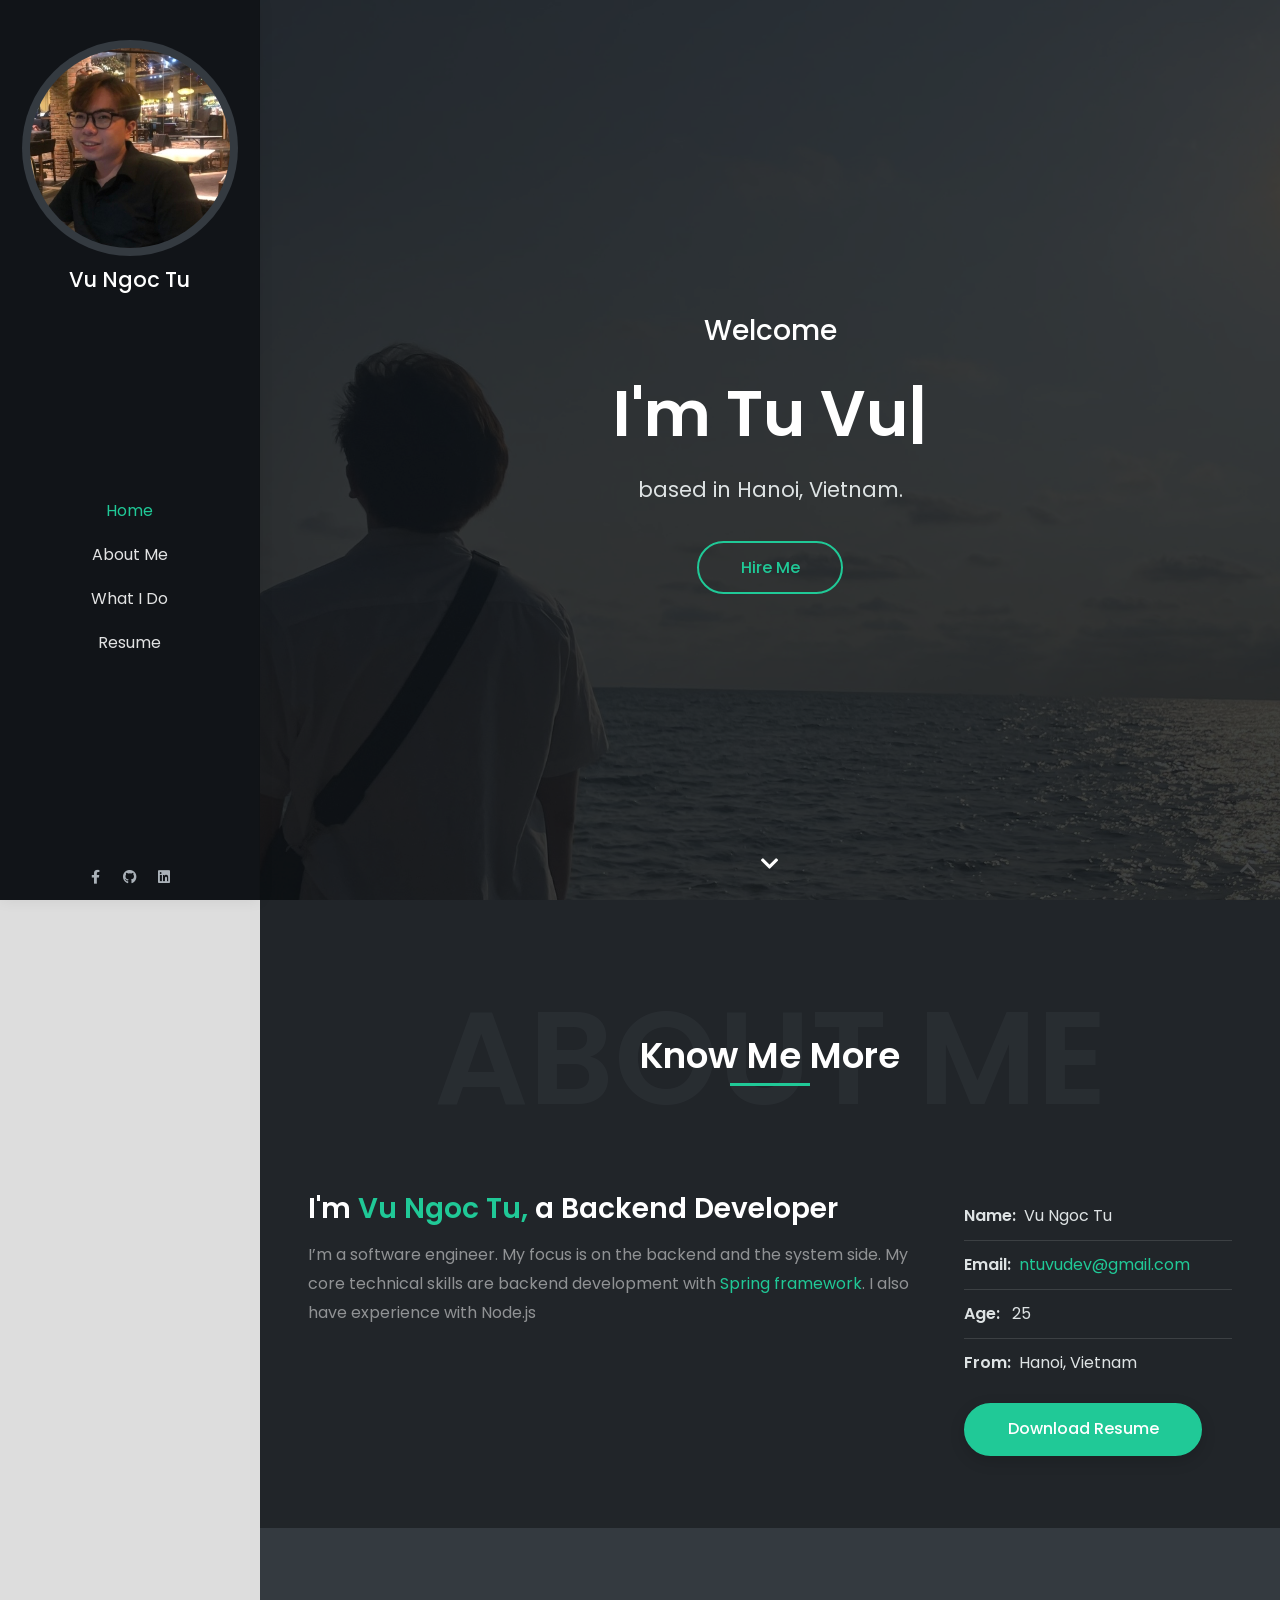
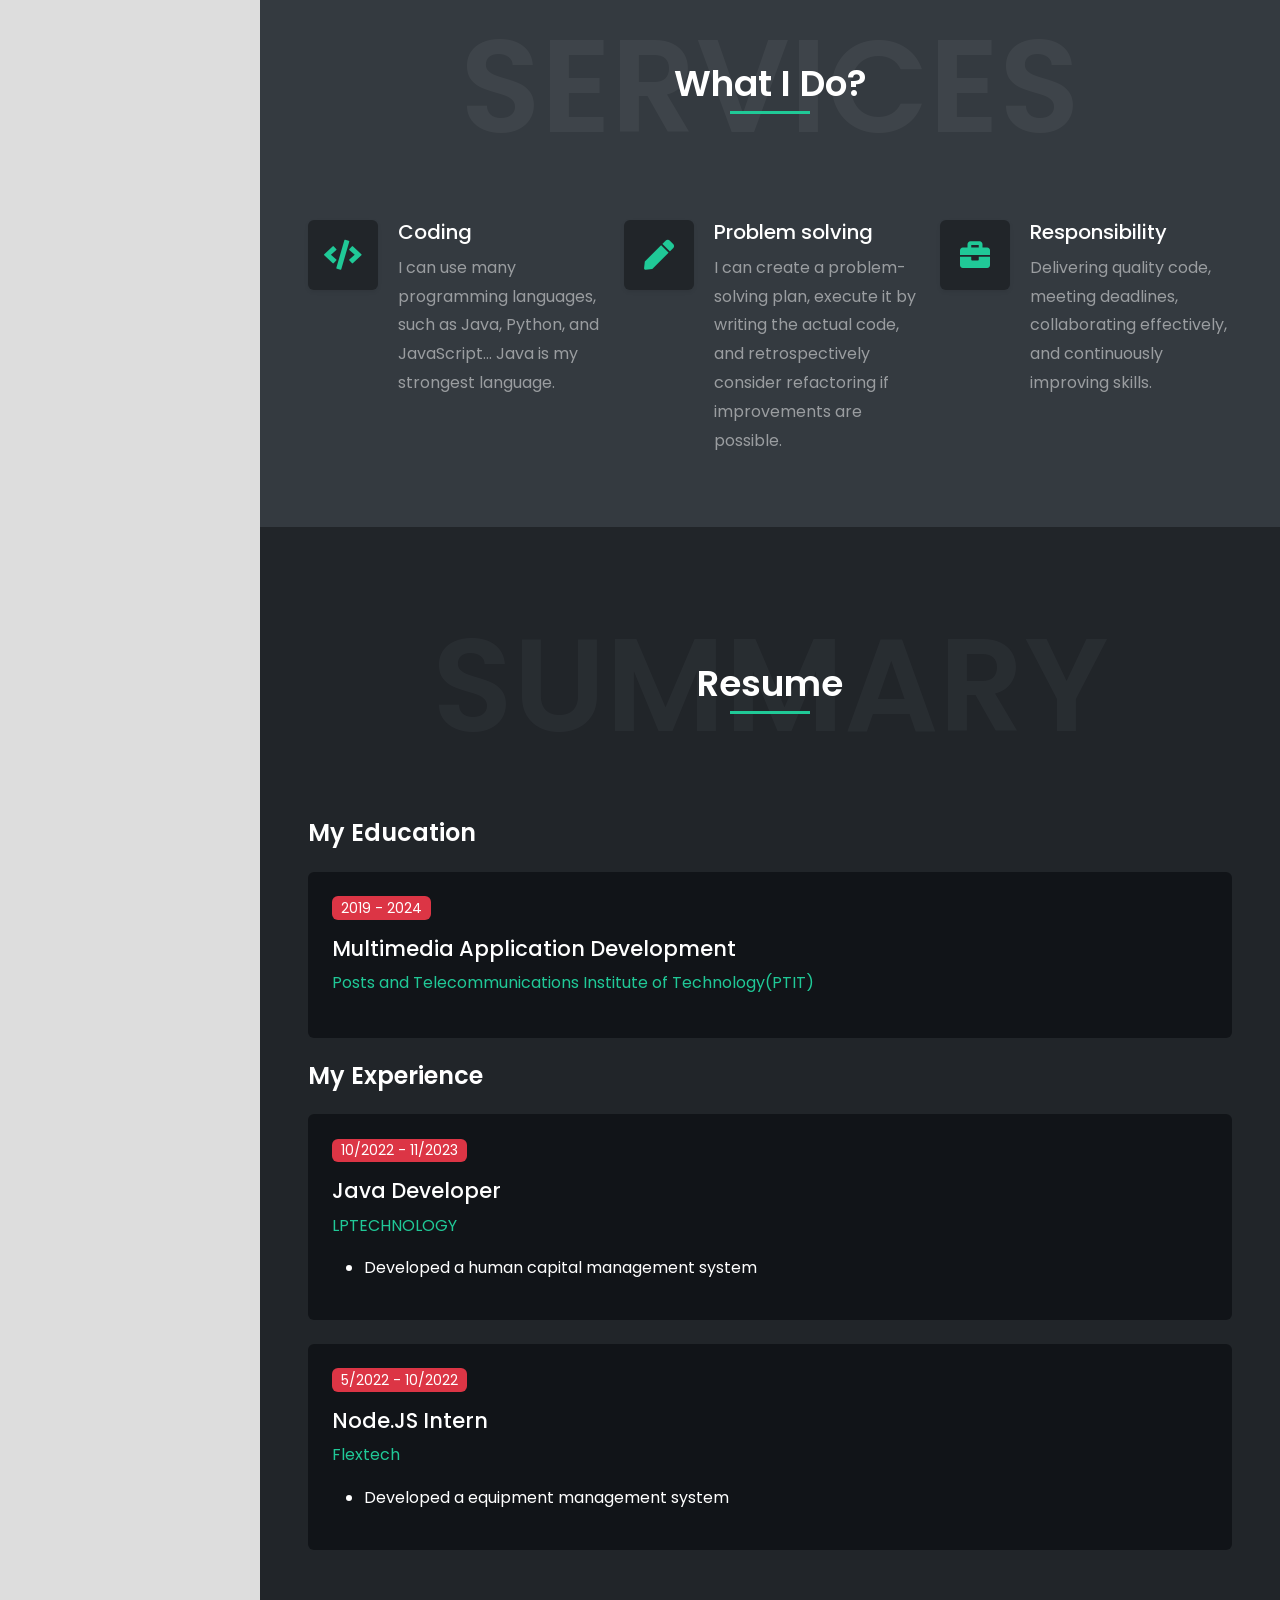
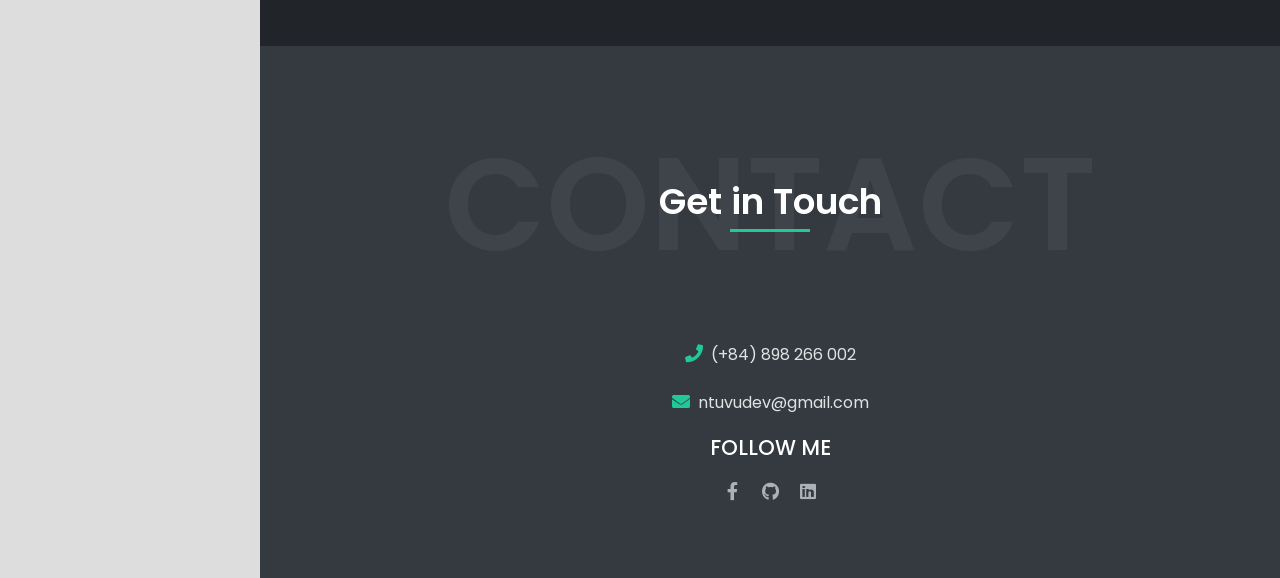
<file: index.html>
<!DOCTYPE html>
<html lang="en">
  <head>
    <meta charset="UTF-8" />
    <meta http-equiv="X-UA-Compatible" content="IE=edge" />
    <meta name="viewport" content="width=device-width, initial-scale=1" />
    <link href="images/favicon.png" rel="icon" />
    <title>Tu Vu - Portfolio</title>
    <meta
      name="description"
      content="Simone is responsive bootstrap 5 one page personal portfolio html template."
    />
    <meta name="author" content="harnishdesign.net" />

    <!-- Web Fonts -->
    <link
      href="https://fonts.googleapis.com/css2?family=Poppins:ital,wght@0,100;0,200;0,300;0,400;0,500;0,600;0,700;0,800;0,900;1,100;1,200;1,300;1,400;1,500;1,600;1,700;1,800;1,900&display=swap"
      rel="stylesheet"
    />

    <!-- Stylesheet
============================== -->
    <!-- Bootstrap -->
    <link
      rel="stylesheet"
      type="text/css"
      href="vendor/bootstrap/css/bootstrap.min.css"
    />
    <!-- Font Awesome Icon -->
    <link
      rel="stylesheet"
      type="text/css"
      href="vendor/font-awesome/css/all.min.css"
    />
    <!-- Owl Carousel -->
    <link
      rel="stylesheet"
      type="text/css"
      href="vendor/owl.carousel/assets/owl.carousel.min.css"
    />
    <!-- Magnific Popup -->
    <link
      rel="stylesheet"
      type="text/css"
      href="vendor/magnific-popup/magnific-popup.min.css"
    />
    <!-- Custom Stylesheet -->
    <link rel="stylesheet" type="text/css" href="css/stylesheet.css" />
    <!-- Colors Css -->
    <link id="color-switcher" type="text/css" rel="stylesheet" href="#" />
  </head>

  <body
    class="side-header"
    data-bs-spy="scroll"
    data-bs-target="#header-nav"
    data-bs-offset="1"
  >
    <!-- Preloader -->
    <div class="preloader preloader-dark">
      <div class="lds-ellipsis">
        <div></div>
        <div></div>
        <div></div>
        <div></div>
      </div>
    </div>
    <!-- Preloader End -->

    <!-- Document Wrapper   
=============================== -->
    <div id="main-wrapper">
      <!-- Header
  ============================ -->
      <header id="header" class="sticky-top">
        <!-- Navbar -->
        <nav
          class="primary-menu navbar navbar-expand-lg navbar-dark bg-dark border-bottom-0"
        >
          <div
            class="container-fluid position-relative h-100 flex-lg-column ps-3 px-lg-3 pt-lg-3 pb-lg-2"
          >
            <!-- Logo -->
            <a href="index.html" class="mb-lg-auto mt-lg-4">
              <span
                class="bg-dark-2 rounded-pill p-2 mb-lg-1 d-none d-lg-inline-block"
              >
                <img
                  class="img-fluid rounded-pill d-block"
                  style="width: 200px; height: 200px; object-fit: cover"
                  src="images/profile.jpg"
                  title="I'm Tu"
                  alt=""
                />
              </span>
              <h1 class="text-5 text-white text-center mb-0 d-lg-block">
                Vu Ngoc Tu
              </h1>
            </a>
            <!-- Logo End -->

            <div
              id="header-nav"
              class="collapse navbar-collapse w-100 my-lg-auto"
            >
              <ul class="navbar-nav text-lg-center my-lg-auto py-lg-3">
                <li class="nav-item">
                  <a class="nav-link smooth-scroll active" href="#home">Home</a>
                </li>
                <li class="nav-item">
                  <a class="nav-link smooth-scroll" href="#about">About Me</a>
                </li>
                <li class="nav-item">
                  <a class="nav-link smooth-scroll" href="#services"
                    >What I Do</a
                  >
                </li>
                <li class="nav-item">
                  <a class="nav-link smooth-scroll" href="#resume">Resume</a>
                </li>
              </ul>
            </div>
            <ul
              class="social-icons social-icons-muted social-icons-sm mt-lg-auto ms-auto ms-lg-0 d-flex"
            >
              <li class="social-icons-facebook">
                <a
                  data-bs-toggle="tooltip"
                  title="Facebook"
                  href="https://www.facebook.com/tu.276/"
                  target="_blank"
                  ><i class="fab fa-facebook-f"></i
                ></a>
              </li>
              <li class="social-icons-github">
                <a
                  data-bs-toggle="tooltip"
                  title="GitHub"
                  data-bs-placement="top"
                  href="https://github.com/ntuvu"
                  target="_blank"
                  ><i class="fab fa-github"></i
                ></a>
              </li>
              <li class="social-icons-linkedin">
                <a
                  data-bs-toggle="tooltip"
                  title="Linkedin"
                  data-bs-placement="top"
                  href="https://www.linkedin.com/in/tu-vu-68a289215/"
                  target="_blank"
                  ><i class="fab fa-linkedin"></i
                ></a>
              </li>
            </ul>
            <button
              class="navbar-toggler"
              type="button"
              data-bs-toggle="collapse"
              data-bs-target="#header-nav"
            >
              <span></span><span></span><span></span>
            </button>
          </div>
        </nav>
        <!-- Navbar End -->
      </header>
      <!-- Header End -->

      <!-- Content
  ============================================= -->
      <div id="content" role="main">
        <!-- Intro
    ============================================= -->
        <section id="home">
          <div class="hero-wrap">
            <div class="hero-mask opacity-8 bg-dark"></div>
            <div
              class="hero-bg parallax"
              style="background-image: url('images/intro-bg.jpg')"
            ></div>
            <div class="hero-content section d-flex min-vh-100">
              <div class="container my-auto">
                <div class="row">
                  <div class="col-12 text-center">
                    <div class="typed-strings">
                      <p>I'm Tu Vu</p>
                      <p>I'm a Backend Developer.</p>
                    </div>
                    <p class="text-7 fw-500 text-white mb-2 mb-md-3">Welcome</p>
                    <h2 class="text-16 fw-600 text-white mb-2 mb-md-3">
                      <span class="typed"></span>
                    </h2>
                    <p class="text-5 text-light mb-4">
                      based in Hanoi, Vietnam.
                    </p>
                    <a
                      href="#contact"
                      class="btn btn-outline-primary rounded-pill shadow-none smooth-scroll mt-2"
                      >Hire Me</a
                    >
                  </div>
                </div>
              </div>
              <a
                href="#about"
                class="scroll-down-arrow text-white smooth-scroll"
                ><span class="animated"><i class="fa fa-chevron-down"></i></span
              ></a>
            </div>
          </div>
        </section>
        <!-- Intro end -->

        <!-- About
    ============================================= -->
        <section id="about" class="section bg-dark-1">
          <div class="container px-lg-5">
            <!-- Heading -->
            <div class="position-relative d-flex text-center mb-5">
              <h2
                class="text-24 text-muted opacity-1 text-uppercase fw-600 w-100 mb-0"
              >
                About Me
              </h2>
              <p
                class="text-9 text-white fw-600 position-absolute w-100 align-self-center lh-base mb-0"
              >
                Know Me More<span
                  class="heading-separator-line border-bottom border-3 border-primary d-block mx-auto"
                ></span>
              </p>
            </div>
            <!-- Heading end-->

            <div class="row gy-5">
              <div class="col-lg-7 col-xl-8 text-center text-lg-start">
                <h2 class="text-7 text-white fw-600 mb-3">
                  I'm <span class="text-primary">Vu Ngoc Tu,</span> a Backend
                  Developer
                </h2>
                <p class="text-white-50">
                  I’m a software engineer. My focus is on the backend and the
                  system side. My core technical skills are backend development
                  with <span class="text-primary">Spring framework</span>. I
                  also have experience with Node.js
                </p>
              </div>
              <div class="col-lg-5 col-xl-4">
                <div class="ps-lg-4">
                  <ul class="list-style-2 list-style-light text-light">
                    <li><span class="fw-600 me-2">Name:</span>Vu Ngoc Tu</li>
                    <li>
                      <span class="fw-600 me-2">Email:</span
                      ><a href="mailto:ntuvudev@gmail.com"
                        >ntuvudev@gmail.com</a
                      >
                    </li>
                    <li>
                      <span class="fw-600 me-2">Age:</span>
                      <script>
                        const currentDate = new Date();
                        const currentYear = currentDate.getFullYear();
                        document.write(currentYear - 2001);
                      </script>
                    </li>
                    <li class="border-0">
                      <span class="fw-600 me-2">From:</span>Hanoi, Vietnam
                    </li>
                  </ul>
                  <a
                    href="https://drive.google.com/file/d/1T6QqjxDp1lgEwZARV6XS4q_z9X5Ui6_q/view?usp=sharing"
                    target="_blank"
                    class="btn btn-primary rounded-pill"
                    >Download Resume</a
                  >
                </div>
              </div>
            </div>
          </div>
        </section>
        <!-- About end -->

        <!-- Services
    ============================================= -->
        <section id="services" class="section bg-dark-2">
          <div class="container px-lg-5">
            <!-- Heading -->
            <div class="position-relative d-flex text-center mb-5">
              <h2
                class="text-24 text-white-50 opacity-1 text-uppercase fw-600 w-100 mb-0"
              >
                Services
              </h2>
              <p
                class="text-9 text-white fw-600 position-absolute w-100 align-self-center lh-base mb-0"
              >
                What I Do?<span
                  class="heading-separator-line border-bottom border-3 border-primary d-block mx-auto"
                ></span>
              </p>
            </div>
            <!-- Heading end-->

            <div class="row">
              <div class="col-lg-12 mx-auto">
                <div class="row">
                  <div class="col-md-4">
                    <div class="featured-box style-3 mb-5">
                      <div
                        class="featured-box-icon text-primary bg-dark-1 shadow-sm rounded"
                      >
                        <i class="fas fa-code"></i>
                      </div>
                      <h3 class="text-white">Coding</h3>
                      <p class="text-white-50 mb-0">
                        I can use many programming languages, such as Java,
                        Python, and JavaScript... Java is my strongest language.
                      </p>
                    </div>
                  </div>
                  <div class="col-md-4">
                    <div class="featured-box style-3 mb-5 mb-md-0">
                      <div
                        class="featured-box-icon text-primary bg-dark-1 shadow-sm rounded"
                      >
                        <i class="fas fa-pen"></i>
                      </div>
                      <h3 class="text-white">Problem solving</h3>
                      <p class="text-white-50 mb-0">
                        I can create a problem-solving plan, execute it by
                        writing the actual code, and retrospectively consider
                        refactoring if improvements are possible.
                      </p>
                    </div>
                  </div>
                  <div class="col-md-4">
                    <div class="featured-box style-3 mb-0">
                      <div
                        class="featured-box-icon text-primary bg-dark-1 shadow-sm rounded"
                      >
                        <i class="fas fa-briefcase"></i>
                      </div>
                      <h3 class="text-white">Responsibility</h3>
                      <p class="text-white-50 mb-0">
                        Delivering quality code, meeting deadlines,
                        collaborating effectively, and continuously improving
                        skills.
                      </p>
                    </div>
                  </div>
                </div>
              </div>
            </div>
          </div>
        </section>
        <!-- Services end -->

        <!-- Resume
    ============================================= -->
        <section id="resume" class="section bg-dark-1">
          <div class="container px-lg-5">
            <!-- Heading -->
            <div class="position-relative d-flex text-center mb-5">
              <h2
                class="text-24 text-muted opacity-1 text-uppercase fw-600 w-100 mb-0"
              >
                Summary
              </h2>
              <p
                class="text-9 text-white fw-600 position-absolute w-100 align-self-center lh-base mb-0"
              >
                Resume<span
                  class="heading-separator-line border-bottom border-3 border-primary d-block mx-auto"
                ></span>
              </p>
            </div>
            <!-- Heading end-->

            <div class="row gx-5">
              <!-- My Education -->
              <div class="col-md-12">
                <h2 class="text-6 text-white fw-600 mb-4">My Education</h2>
                <div class="bg-dark rounded p-4 mb-4">
                  <p class="badge bg-danger text-2 fw-400">2019 - 2024</p>
                  <h3 class="text-5 text-white">
                    Multimedia Application Development
                  </h3>
                  <p class="text-primary">
                    Posts and Telecommunications Institute of Technology(PTIT)
                  </p>
                </div>
              </div>

              <!-- My Experience -->
              <div class="col-md-12">
                <h2 class="text-6 text-white fw-600 mb-4">My Experience</h2>
                <div class="bg-dark rounded p-4 mb-4">
                  <p class="badge bg-danger text-2 fw-400">10/2022 - 11/2023</p>
                  <h3 class="text-5 text-white">Java Developer</h3>
                  <p class="text-primary">LPTECHNOLOGY</p>
                  <p class="text-white-50 mb-0">
                    <ul>
                      <li style="color: white;">Developed a human capital management system</li>
                    </ul>
                  </p>
                </div>
                <div class="bg-dark rounded p-4 mb-4">
                  <p class="badge bg-danger text-2 fw-400">5/2022 - 10/2022</p>
                  <h3 class="text-5 text-white">Node.JS Intern</h3>
                  <p class="text-primary">Flextech</p>
                  <p class="text-white-50 mb-0">
                    <ul>
                      <li style="color: white;">Developed a equipment management system</li>
                    </ul>
                  
                  </p>
                </div>
              </div>
            </div>
          </div>
        </section>
        <!-- Resume end -->

        <!-- Testimonial
    ============================================= -->
        <!-- Testimonial end -->

        <!-- Contact Me
    ============================================= -->
        <section id="contact" class="section bg-dark-2">
          <div class="container px-lg-5">
            <!-- Heading -->
            <div class="position-relative d-flex text-center mb-5">
              <h2
                class="text-24 text-white-50 opacity-1 text-uppercase fw-600 w-100 mb-0"
              >
                Contact
              </h2>
              <p
                class="text-9 text-white fw-600 position-absolute w-100 align-self-center lh-base mb-0"
              >
                Get in Touch<span
                  class="heading-separator-line border-bottom border-3 border-primary d-block mx-auto"
                ></span>
              </p>
            </div>
            <!-- Heading end-->
            <div class="row gy-5 justify-content-center">
              <div class="col-md-4 col-xl-3 order-1 order-md-0 text-center">
                <p class="text-3 text-light">
                  <span class="text-primary text-4 me-2"
                    ><i class="fas fa-phone"></i></span
                  >(+84) 898 266 002
                </p>
                <p class="text-3 text-light">
                  <span class="text-primary text-4 me-2"
                    ><i class="fas fa-envelope"></i></span
                  >ntuvudev@gmail.com
                </p>
                <h2 class="mb-3 text-5 text-white text-uppercase text-center">
                  Follow Me
                </h2>
                <ul
                  class="social-icons social-icons-muted justify-content-center"
                >
                  <li class="social-icons-facebook">
                    <a
                      data-bs-toggle="tooltip"
                      href="https://www.facebook.com/tu.276/"
                      target="_blank"
                      title="Facebook"
                      ><i class="fab fa-facebook-f"></i
                    ></a>
                  </li>
                  <li class="social-icons-github">
                    <a
                      data-bs-toggle="tooltip"
                      href="https://github.com/ntuvu"
                      target="_blank"
                      title="GitHub"
                      ><i class="fab fa-github"></i
                    ></a>
                  </li>
                  <li class="social-icons-github">
                    <a
                      data-bs-toggle="tooltip"
                      href="https://www.linkedin.com/in/tu-vu-68a289215/"
                      target="_blank"
                      title="Linkedin"
                      ><i class="fab fa-linkedin"></i
                    ></a>
                  </li>
                </ul>
              </div>
            </div>
          </div>
        </section>
        <!-- Contact Me end -->
      </div>
      <!-- Content end -->
    </div>
    <!-- Document Wrapper end -->

    <!-- Back to Top
============================================= -->
    <a
      id="back-to-top"
      class="rounded-circle"
      data-bs-toggle="tooltip"
      title="Back to Top"
      href="javascript:void(0)"
      ><i class="fa fa-chevron-up"></i
    ></a>

    <!-- Terms & Policy Modal
================================== -->
    <div id="terms-policy" class="modal fade" role="dialog" aria-hidden="true">
      <div class="modal-dialog modal-lg modal-dialog-centered" role="document">
        <div class="modal-content bg-dark-2 text-light">
          <div class="modal-header border-secondary">
            <h5 class="modal-title text-white">Terms & Policy</h5>
            <button
              type="button"
              class="btn-close btn-close-white"
              data-bs-dismiss="modal"
              aria-label="Close"
            ></button>
          </div>
          <div class="modal-body p-4">
            <p>
              Simply dummy text of the printing and typesetting industry. Lorem
              Ipsum has been the industry's standard dummy text ever since the
              1500s, when an unknown printer took a galley of type and scrambled
              it to make a type specimen book. It has survived not only five
              centuries, but also the leap into electronic typesetting,
              remaining essentially unchanged.
            </p>
            <h3 class="text-white mb-3 mt-4 mt-4">Terms of Use</h3>
            <p>
              It has survived not only five centuries, but also the leap into
              electronic typesetting, remaining essentially unchanged. Simply
              dummy text of the printing and typesetting industry.
            </p>
            <h5 class="text-white text-4 mt-4">
              Part I â€“ Information Simone collects and controls
            </h5>
            <p>
              Lorem Ipsum has been the industry's standard dummy text ever since
              the 1500s, when an unknown printer took a galley of type and
              scrambled it to make a type specimen book.
            </p>
            <h5 class="text-white text-4 mt-4">
              Part II â€“ Information that Simone processes on your behalf
            </h5>
            <p>
              Lorem Ipsum has been the industry's standard dummy text ever since
              the 1500s, when an unknown printer took a galley of type and
              scrambled it to make a type specimen book.
            </p>
            <h5 class="text-white text-4 mt-4">Part III â€“ General</h5>
            <p>
              It has survived not only five centuries, but also the leap into
              electronic typesetting, remaining essentially unchanged. Lorem
              Ipsum has been the industry's standard dummy text ever since the
              1500s, when an unknown printer took a galley of type and scrambled
              it to make a type specimen book.
            </p>
            <h3 class="text-white mb-3 mt-4">Privacy Policy</h3>
            <p>
              Lorem Ipsum is simply dummy text of the printing and typesetting
              industry. Lorem Ipsum has been the industry's standard dummy text
              ever since the 1500s, when an unknown printer took a galley of
              type and scrambled it to make a type specimen book.
            </p>
            <ol class="lh-lg">
              <li>
                Lisque persius interesset his et, in quot quidam persequeris
                vim, ad mea essent possim iriure.
              </li>
              <li>
                Quidam lisque persius interesset his et, Lisque persius
                interesset his et, in quot quidam persequeris vim, ad mea essent
                possim iriure.
              </li>
              <li>
                In quot quidam persequeris vim, ad mea essent possim iriure.
                Quidam lisque persius interesset his et.
              </li>
              <li>
                Quidam lisque persius interesset his et, Lisque persius
                interesset his et.
              </li>
              <li>
                Interesset his et, Lisque persius interesset his et, in quot
                quidam persequeris vim, ad mea essent possim iriure.
              </li>
              <li>
                Persius interesset his et, Lisque persius interesset his et, in
                quot quidam persequeris vim, ad mea essent possim iriure.
              </li>
              <li>
                Quot quidam persequeris vim Quidam lisque persius interesset his
                et, Lisque persius interesset his et, in quot quidam persequeris
                vim, ad mea essent possim iriure.
              </li>
            </ol>
          </div>
        </div>
      </div>
    </div>
    <!-- Terms & Policy Modal End -->

    <!-- Disclaimer Modal
================================== -->
    <div id="disclaimer" class="modal fade" role="dialog" aria-hidden="true">
      <div class="modal-dialog modal-lg modal-dialog-centered" role="document">
        <div class="modal-content bg-dark-2 text-light">
          <div class="modal-header border-secondary">
            <h5 class="modal-title text-white">Copyright & Disclaimer</h5>
            <button
              type="button"
              class="btn-close btn-close-white"
              data-bs-dismiss="modal"
              aria-label="Close"
            ></button>
          </div>
          <div class="modal-body p-4">
            <p>
              Simply dummy text of the printing and typesetting industry. Lorem
              Ipsum has been the industry's standard dummy text ever since the
              1500s, when an unknown printer took a galley of type and scrambled
              it to make a type specimen book.
            </p>
            <ul class="lh-lg">
              <li>
                Lisque persius interesset his et, in quot quidam persequeris
                vim, ad mea essent possim iriure.
              </li>
              <li>
                Quidam lisque persius interesset his et, Lisque persius
                interesset his et, in quot quidam persequeris vim, ad mea essent
                possim iriure.
              </li>
              <li>
                In quot quidam persequeris vim, ad mea essent possim iriure.
                Quidam lisque persius interesset his et.
              </li>
              <li>
                Quidam lisque persius interesset his et, Lisque persius
                interesset his et.
              </li>
              <li>
                Interesset his et, Lisque persius interesset his et, in quot
                quidam persequeris vim, ad mea essent possim iriure.
              </li>
              <li>
                Persius interesset his et, Lisque persius interesset his et, in
                quot quidam persequeris vim, ad mea essent possim iriure.
              </li>
              <li>
                Quot quidam persequeris vim Quidam lisque persius interesset his
                et, Lisque persius interesset his et, in quot quidam persequeris
                vim, ad mea essent possim iriure.
              </li>
            </ul>
          </div>
        </div>
      </div>
    </div>
    <!-- Disclaimer Modal End -->

    <!-- Styles Switcher -->
    <!-- Styles Switcher End -->

    <!-- JavaScript -->
    <script src="vendor/jquery/jquery.min.js"></script>
    <script src="vendor/bootstrap/js/bootstrap.bundle.min.js"></script>
    <!-- Easing -->
    <script src="vendor/jquery.easing/jquery.easing.min.js"></script>
    <!-- Appear -->
    <script src="vendor/jquery.appear/jquery.appear.min.js"></script>
    <!-- Images Loaded -->
    <script src="vendor/imagesloaded/imagesloaded.pkgd.min.js"></script>
    <!-- Counter -->
    <script src="vendor/jquery.countTo/jquery.countTo.min.js"></script>
    <!-- Parallax Bg -->
    <script src="vendor/parallaxie/parallaxie.min.js"></script>
    <!-- Typed -->
    <script src="vendor/typed/typed.min.js"></script>
    <!-- Owl Carousel -->
    <script src="vendor/owl.carousel/owl.carousel.min.js"></script>
    <!-- isotope Portfolio Filter -->
    <script src="vendor/isotope/isotope.pkgd.min.js"></script>
    <!-- Magnific Popup -->
    <script src="vendor/magnific-popup/jquery.magnific-popup.min.js"></script>
    <!-- Style Switcher -->
    <script src="js/switcher.min.js"></script>
    <!-- Custom Script -->
    <script src="js/theme.js"></script>
  </body>
</html>
</file>
<file: css/stylesheet.css>
/*===========================================================

   Template Name: Simone - Personal Portfolio Template
   Author: Harnish Design
   Template URL: http://demo.harnishdesign.net/html/simone
   Author URL: https://themeforest.net/user/harnishdesign
   File Description : Main css file of the template
	
=================================================
  Table of Contents
=================================================

	1. Basic
	2. Helpers Classes
	3. Layouts
	4. Header
		4.1 Navigation
		4.2 Secondary Nav
		4.3 Page Header
	5 Elements
		5.1 Featured Box
		5.2 Team
		5.3 Accordion & Toggle
		5.4 Nav
		5.5 Tabs
		5.6 Hero Background
		5.7 Owl Carousel
		5.8 Brands Grid
		5.9 Portfolio
		5.10 List Style
	6 Footer
		6.1 Social Icons
		6.2 Back to Top
	7 Extra

=======================================================*/
/* =================================== */
/*  1. Basic Style 
/* =================================== */
body, html {
  height: 100%;
}

@media (prefers-reduced-motion: no-preference) {
  :root {
    scroll-behavior: auto;
  }
}

body {
  background: #dddddd;
  color: #4c4d4d;
  font-family: "Poppins", sans-serif;
}

/*-------- Preloader --------*/
.preloader {
  position: fixed;
  width: 100%;
  height: 100%;
  z-index: 999999999 !important;
  background-color: #fff;
  top: 0;
  left: 0;
  right: 0;
  bottom: 0;
}

.preloader .lds-ellipsis {
  display: inline-block;
  position: absolute;
  width: 80px;
  height: 80px;
  margin-top: -40px;
  margin-left: -40px;
  top: 50%;
  left: 50%;
}

.preloader .lds-ellipsis div {
  position: absolute;
  top: 33px;
  width: 13px;
  height: 13px;
  border-radius: 50%;
  background: #000;
  animation-timing-function: cubic-bezier(0, 1, 1, 0);
}

.preloader .lds-ellipsis div:nth-child(1) {
  left: 8px;
  animation: lds-ellipsis1 0.6s infinite;
}

.preloader .lds-ellipsis div:nth-child(2) {
  left: 8px;
  animation: lds-ellipsis2 0.6s infinite;
}

.preloader .lds-ellipsis div:nth-child(3) {
  left: 32px;
  animation: lds-ellipsis2 0.6s infinite;
}

.preloader .lds-ellipsis div:nth-child(4) {
  left: 56px;
  animation: lds-ellipsis3 0.6s infinite;
}

.preloader.preloader-dark {
  background-color: #000;
}

.preloader.preloader-dark .lds-ellipsis div {
  background-color: #fff;
}

@keyframes lds-ellipsis1 {
  0% {
    transform: scale(0);
  }
  100% {
    transform: scale(1);
  }
}

@keyframes lds-ellipsis3 {
  0% {
    transform: scale(1);
  }
  100% {
    transform: scale(0);
  }
}

@keyframes lds-ellipsis2 {
  0% {
    transform: translate(0, 0);
  }
  100% {
    transform: translate(24px, 0);
  }
}

/*--- Preloader Magnific Popup ----*/
.mfp-container .preloader {
  background: transparent;
}

.mfp-container .preloader .lds-ellipsis div {
  background: #fff;
}

::selection {
  background: #20c997;
  color: #fff;
  text-shadow: none;
}

form {
  padding: 0;
  margin: 0;
  display: inline;
}

img {
  vertical-align: inherit;
}

a, a:focus {
  color: #20c997;
  text-decoration: none;
  -webkit-transition: all 0.2s ease;
  transition: all 0.2s ease;
}

a:hover, a:active {
  color: #1baa80;
  -webkit-transition: all 0.2s ease;
  transition: all 0.2s ease;
}

a:focus, a:active,
.btn.active.focus,
.btn.active:focus,
.btn.focus,
.btn:active.focus,
.btn:active:focus,
.btn:focus,
button:focus,
button:active {
  outline: none;
}

p {
  line-height: 1.8;
}

blockquote {
  border-width: 0 0 0 5px;
  border-style: solid;
  border-color: #eee;
  padding: 10px 20px;
}

html[dir="rtl"] blockquote {
  border-width: 0 5px 0 0px;
}

iframe {
  border: 0 !important;
}

h1, h2, h3, h4, h5, h6 {
  color: #252b33;
}

/* =================================== */
/*  2. Helpers Classes
/* =================================== */
/* Box Shadow */
.shadow-md {
  -webkit-box-shadow: 0px 0px 50px -35px rgba(0, 0, 0, 0.4) !important;
  box-shadow: 0px 0px 50px -35px rgba(0, 0, 0, 0.4) !important;
}

/* Border Radius */
.rounded-lg {
  border-radius: 0.6rem !important;
}

.rounded-top-0 {
  border-top-start-radius: 0px !important;
  border-top-end-radius: 0px !important;
}

.rounded-bottom-0 {
  border-bottom-start-radius: 0px !important;
  border-bottom-end-radius: 0px !important;
}

.rounded-start-0 {
  border-top-start-radius: 0px !important;
  border-bottom-start-radius: 0px !important;
}

.rounded-end-0 {
  border-top-end-radius: 0px !important;
  border-bottom-end-radius: 0px !important;
}

/* Text Size */
.text-0 {
  font-size: 11px !important;
  font-size: 0.6875rem !important;
}

.text-1 {
  font-size: 12px !important;
  font-size: 0.75rem !important;
}

.text-2 {
  font-size: 14px !important;
  font-size: 0.875rem !important;
}

.text-3 {
  font-size: 16px !important;
  font-size: 1rem !important;
}

.text-4 {
  font-size: 18px !important;
  font-size: 1.125rem !important;
}

.text-5 {
  font-size: 21px !important;
  font-size: 1.3125rem !important;
}

.text-6 {
  font-size: 24px !important;
  font-size: 1.50rem !important;
}

.text-7 {
  font-size: 28px !important;
  font-size: 1.75rem !important;
}

.text-8 {
  font-size: 32px !important;
  font-size: 2rem !important;
}

.text-9 {
  font-size: 36px !important;
  font-size: 2.25rem !important;
}

.text-10 {
  font-size: 40px !important;
  font-size: 2.50rem !important;
}

.text-11 {
  font-size: calc(1.4rem + 1.8vw) !important;
}

@media (min-width: 1200px) {
  .text-11 {
    font-size: 2.75rem !important;
  }
}

.text-12 {
  font-size: calc(1.425rem + 2.1vw) !important;
}

@media (min-width: 1200px) {
  .text-12 {
    font-size: 3rem !important;
  }
}

.text-13 {
  font-size: calc(1.45rem + 2.4vw) !important;
}

@media (min-width: 1200px) {
  .text-13 {
    font-size: 3.25rem !important;
  }
}

.text-14 {
  font-size: calc(1.475rem + 2.7vw) !important;
}

@media (min-width: 1200px) {
  .text-14 {
    font-size: 3.5rem !important;
  }
}

.text-15 {
  font-size: calc(1.5rem + 3vw) !important;
}

@media (min-width: 1200px) {
  .text-15 {
    font-size: 3.75rem !important;
  }
}

.text-16 {
  font-size: calc(1.525rem + 3.3vw) !important;
}

@media (min-width: 1200px) {
  .text-16 {
    font-size: 4rem !important;
  }
}

.text-17 {
  font-size: calc(1.575rem + 3.9vw) !important;
}

@media (min-width: 1200px) {
  .text-17 {
    font-size: 4.5rem !important;
  }
}

.text-18 {
  font-size: calc(1.625rem + 4.5vw) !important;
}

@media (min-width: 1200px) {
  .text-18 {
    font-size: 5rem !important;
  }
}

.text-19 {
  font-size: calc(1.65rem + 4.8vw) !important;
}

@media (min-width: 1200px) {
  .text-19 {
    font-size: 5.25rem !important;
  }
}

.text-20 {
  font-size: calc(1.7rem + 5.4vw) !important;
}

@media (min-width: 1200px) {
  .text-20 {
    font-size: 5.75rem !important;
  }
}

.text-21 {
  font-size: calc(1.775rem + 6.3vw) !important;
}

@media (min-width: 1200px) {
  .text-21 {
    font-size: 6.5rem !important;
  }
}

.text-22 {
  font-size: calc(1.825rem + 6.9vw) !important;
}

@media (min-width: 1200px) {
  .text-22 {
    font-size: 7rem !important;
  }
}

.text-23 {
  font-size: calc(1.9rem + 7.8vw) !important;
}

@media (min-width: 1200px) {
  .text-23 {
    font-size: 7.75rem !important;
  }
}

.text-24 {
  font-size: calc(1.95rem + 8.4vw) !important;
}

@media (min-width: 1200px) {
  .text-24 {
    font-size: 8.25rem !important;
  }
}

.text-25 {
  font-size: calc(2.025rem + 9.3vw) !important;
}

@media (min-width: 1200px) {
  .text-25 {
    font-size: 9rem !important;
  }
}

.text-11, .text-12, .text-13, .text-14, .text-15, .text-16, .text-17, .text-18, .text-19, .text-20, .text-21, .text-22, .text-23, .text-24, .text-25 {
  line-height: 1.3;
}

/* Font Weight */
.fw-100 {
  font-weight: 100 !important;
}

.fw-200 {
  font-weight: 200 !important;
}

.fw-300 {
  font-weight: 300 !important;
}

.fw-400 {
  font-weight: 400 !important;
}

.fw-500 {
  font-weight: 500 !important;
}

.fw-600 {
  font-weight: 600 !important;
}

.fw-700 {
  font-weight: 700 !important;
}

.fw-800 {
  font-weight: 800 !important;
}

.fw-900 {
  font-weight: 900 !important;
}

/* Opacity */
.opacity-0 {
  opacity: 0;
}

.opacity-1 {
  opacity: 0.1;
}

.opacity-2 {
  opacity: 0.2;
}

.opacity-3 {
  opacity: 0.3;
}

.opacity-4 {
  opacity: 0.4;
}

.opacity-5 {
  opacity: 0.5;
}

.opacity-6 {
  opacity: 0.6;
}

.opacity-7 {
  opacity: 0.7;
}

.opacity-8 {
  opacity: 0.8;
}

.opacity-9 {
  opacity: 0.9;
}

.opacity-10 {
  opacity: 1;
}

/* Background light */
.bg-light-1 {
  background-color: #e9ecef !important;
}

.bg-light-2 {
  background-color: #dee2e6 !important;
}

.bg-light-3 {
  background-color: #ced4da !important;
}

.bg-light-4 {
  background-color: #adb5bd !important;
}

/* Background Dark */
.bg-dark {
  background-color: #111418 !important;
}

.bg-dark-1 {
  background-color: #212529 !important;
}

.bg-dark-2 {
  background-color: #343a40 !important;
}

.bg-dark-3 {
  background-color: #495057 !important;
}

.bg-dark-4 {
  background-color: #6c757d !important;
}

/* Progress Bar */
.progress-sm {
  height: 0.5rem !important;
}

.progress-lg {
  height: 1.5rem !important;
}

hr {
  opacity: 0.1;
}

/* =================================== */
/*  3. Layouts
/* =================================== */
#main-wrapper {
  background: #fff;
}

.box #main-wrapper {
  max-width: 1200px;
  margin: 0 auto;
  -webkit-box-shadow: 0px 0px 10px rgba(0, 0, 0, 0.1);
  box-shadow: 0px 0px 10px rgba(0, 0, 0, 0.1);
}

.section {
  position: relative;
  padding: 4.5rem 0;
  overflow: hidden;
}

@media (max-width: 575.98px) {
  .section {
    padding: 3.5rem 0;
  }
}

/*== Scroll Down Arrow ==*/
.scroll-down-arrow {
  position: absolute;
  z-index: 3;
  bottom: 20px;
  left: 50%;
  margin-left: -16px;
  width: 32px;
  height: 32px;
  line-height: 32px;
  font-size: 20px;
  text-align: center;
  color: #fff;
}

.scroll-down-arrow .animated {
  position: relative;
  animation: fadeInDown 1.5s infinite;
  -webkit-animation: fadeInDown 1.5s infinite;
  -moz-animation: fadeInDown 1.5s infinite;
  -o-animation: fadeInDown 1.5s infinite;
}

@keyframes fadeInDown {
  0% {
    top: -25px;
    opacity: 0;
  }
  100% {
    top: 10px;
    opacity: 1;
  }
}

/*== Heading Separator Line ==*/
.heading-separator-line {
  width: 80px;
}

/* =================================== */
/*  4. Header
/* =================================== */
#header {
  -webkit-transition: all 0.5s ease;
  transition: all 0.5s ease;
}

#header .navbar {
  padding: 0px;
}

#header .logo {
  -webkit-box-align: center;
  -ms-flex-align: center;
  align-items: center;
  display: -webkit-box;
  display: -ms-flexbox;
  display: flex;
  -ms-flex-item-align: stretch;
  align-self: stretch;
}

/*=== 4.1 Navigation ===*/
.primary-menu {
  display: -webkit-box !important;
  display: -ms-flexbox !important;
  display: flex !important;
  height: auto !important;
  -webkit-box-ordinal-group: 0;
  -ms-flex-item-align: stretch;
  align-self: stretch;
  background: #fff;
  border-bottom: 1px solid #efefef;
  position: absolute;
  z-index: 999;
  top: 0;
  left: 0;
  width: 100%;
}

.primary-menu.bg-transparent {
  box-shadow: none;
  border-bottom: 1px solid rgba(250, 250, 250, 0.3);
}

.primary-menu.sticky-on {
  position: fixed;
  top: 0;
  width: 100%;
  z-index: 1020;
  left: 0;
  -webkit-box-shadow: 0px 0px 10px rgba(0, 0, 0, 0.05);
  box-shadow: 0px 0px 10px rgba(0, 0, 0, 0.05);
  -webkit-animation: slide-down 0.7s;
  -moz-animation: slide-down 0.7s;
  animation: slide-down 0.7s;
}

@-webkit-keyframes slide-down {
  0% {
    opacity: 0;
    transform: translateY(-100%);
  }
  100% {
    opacity: 1;
    transform: translateY(0);
  }
}

@-moz-keyframes slide-down {
  0% {
    opacity: 0;
    transform: translateY(-100%);
  }
  100% {
    opacity: 1;
    transform: translateY(0);
  }
}

@keyframes slide-down {
  0% {
    opacity: 0;
    transform: translateY(-100%);
  }
  100% {
    opacity: 1;
    transform: translateY(0);
  }
}

.primary-menu.sticky-on .none-on-sticky {
  display: none !important;
}

.primary-menu ul.navbar-nav > li {
  display: -webkit-box;
  display: -ms-flexbox;
  display: flex;
  height: 100%;
}

.primary-menu ul.navbar-nav > li + li {
  margin-left: 2px;
}

.primary-menu ul.navbar-nav > li a {
  display: -webkit-box;
  display: -ms-flexbox;
  display: flex;
  -webkit-box-align: center;
  -ms-flex-align: center;
  align-items: center;
}

.primary-menu ul.navbar-nav > li > a:not(.btn) {
  height: 70px;
  padding: 0px 0.85em;
  color: #252b33;
  -webkit-transition: all 0.2s ease;
  transition: all 0.2s ease;
  position: relative;
  position: relative;
}

.primary-menu ul.navbar-nav > li:hover > a:not(.btn), .primary-menu ul.navbar-nav > li > a.active:not(.btn) {
  color: #20c997;
  -webkit-transition: all 0.2s ease;
  transition: all 0.2s ease;
}

.primary-menu ul.navbar-nav > li a.btn {
  padding: 0.4rem 1.4rem;
}

.primary-menu ul.navbar-nav > li.dropdown .dropdown-menu li > a:not(.btn) {
  padding: 8px 0px;
  background-color: transparent;
  color: #777;
  -webkit-transition: all 0.2s ease;
  transition: all 0.2s ease;
}

.primary-menu ul.navbar-nav > li.dropdown .dropdown-menu li:hover > a:not(.btn) {
  color: #20c997;
  -webkit-transition: all 0.2s ease;
  transition: all 0.2s ease;
}

.primary-menu ul.navbar-nav > li.dropdown .dropdown-menu {
  -webkit-box-shadow: 0px 0px 12px rgba(0, 0, 0, 0.176);
  box-shadow: 0px 0px 12px rgba(0, 0, 0, 0.176);
  border: 0px none;
  padding: 10px 15px;
  min-width: 230px;
  margin: 0;
  font-size: 14px;
  font-size: 0.875rem;
  z-index: 1021;
}

.primary-menu .dropdown-menu-right {
  left: auto !important;
  right: 100% !important;
}

.primary-menu .dropdown-toggle:after {
  content: none;
}

.primary-menu.navbar-line-under-text ul.navbar-nav > li > a:not(.btn):after {
  position: absolute;
  content: "";
  height: 2px;
  width: 0;
  left: 50%;
  right: 0;
  bottom: 14px;
  background-color: transparent;
  color: #fff;
  border-bottom: 2px solid #20c997;
  -webkit-transition: all 0.3s ease-in-out;
  transition: all 0.3s ease-in-out;
  transform: translate(-50%, 0) translateZ(0);
  -webkit-transform: translate(-50%, 0) translateZ(0);
}

.primary-menu.navbar-line-under-text ul.navbar-nav > li > a:hover:not(.logo):after, .primary-menu.navbar-line-under-text ul.navbar-nav > li > a.active:after {
  width: calc(100% - 0.99em);
}

/*== Side Header ==*/
.side-header #main-wrapper {
  margin-left: 260px;
}

.side-header #header {
  border: none;
}

.side-header .primary-menu {
  position: fixed;
  left: 0;
  top: 0;
  width: 260px;
  height: 100% !important;
  background: #fff;
  border-right: 1px solid rgba(0, 0, 0, 0.07);
  -webkit-box-shadow: 0 0 15px rgba(0, 0, 0, 0.065);
  box-shadow: 0 0 15px rgba(0, 0, 0, 0.065);
  z-index: 2;
  overflow: hidden;
  overflow-y: auto;
}

.side-header .navbar-collapse .navbar-nav {
  flex-direction: column;
  width: 100%;
}

.side-header ul.navbar-nav li {
  display: block;
}

.side-header ul.navbar-nav li a:not(.btn) {
  display: block;
  height: auto;
}

.side-header ul.navbar-nav li + li {
  margin-left: 0px;
}

.side-header ul.navbar-nav li > a:hover:after, .side-header ul.navbar-nav li > a.active:after {
  content: none;
  width: 0px;
}

.side-header ul.navbar-nav > li > a:not(.btn) {
  height: auto;
  padding: 10px 0;
  position: relative;
}

.side-header.side-header-right #main-wrapper {
  margin-right: 260px;
  margin-left: auto;
}

.side-header.side-header-right .primary-menu {
  left: auto;
  right: 0;
}

html[dir="rtl"] .side-header #main-wrapper {
  margin-right: 260px;
  margin-left: auto;
}

html[dir="rtl"] .side-header .primary-menu {
  left: auto;
  right: 0;
}

html[dir="rtl"] .side-header.side-header-right #main-wrapper {
  margin-left: 260px;
  margin-right: auto;
}

html[dir="rtl"] .side-header.side-header-right .primary-menu {
  right: auto;
  left: 0;
}

@media (max-width: 991.98px) {
  .side-header #main-wrapper {
    margin-left: auto;
  }
  .side-header .primary-menu {
    width: 100%;
    height: auto !important;
    overflow: visible;
  }
  .side-header.side-header-right #main-wrapper {
    margin-right: auto;
  }
  html[dir="rtl"] .side-header #main-wrapper {
    margin-right: auto;
  }
  html[dir="rtl"] .side-header.side-header-right #main-wrapper {
    margin-left: auto;
  }
}

/*== Color Schemes ==*/
.primary-menu.navbar-dark .navbar-toggler span {
  background: #fff;
}

.primary-menu.navbar-dark .navbar-nav > li > a:not(.btn) {
  color: rgba(250, 250, 250, 0.9);
}

.primary-menu.navbar-dark.navbar-line-under-text .navbar-nav > li > a:not(.logo):after, .primary-menu.navbar-dark.navbar-line-under-text .navbar-nav > li > a.active:after {
  border-color: rgba(250, 250, 250, 0.6);
}

.sticky-on.bg-transparent:not(.navbar-dark), .sticky-top .sticky-on-top.bg-transparent:not(.navbar-dark) {
  background-color: #fff !important;
  border-bottom: 1px solid #efefef !important;
}

.sticky-on.navbar-dark.bg-transparent, .sticky-top .sticky-on-top.navbar-dark.bg-transparent {
  background-color: #111 !important;
  -webkit-box-shadow: 0px 0px 10px rgba(250, 250, 250, 0.03);
  box-shadow: 0px 0px 10px rgba(250, 250, 250, 0.03);
  border-bottom: none !important;
}

/* Hamburger Menu Button */
.navbar-toggler {
  width: 25px;
  height: 30px;
  padding: 10px;
  margin: 18px 15px;
  position: relative;
  border: none;
  -webkit-transform: rotate(0deg);
  transform: rotate(0deg);
  -webkit-transition: 0.5s ease-in-out;
  transition: 0.5s ease-in-out;
  cursor: pointer;
  display: block;
}

.navbar-toggler span {
  display: block;
  position: absolute;
  height: 2px;
  width: 100%;
  background: #3c3636;
  border-radius: 2px;
  opacity: 1;
  left: 0;
  -webkit-transform: rotate(0deg);
  transform: rotate(0deg);
  -webkit-transition: 0.25s ease-in-out;
  transition: 0.25s ease-in-out;
}

.navbar-toggler span:nth-child(1) {
  top: 7px;
  -webkit-transform-origin: left center;
  -moz-transform-origin: left center;
  -o-transform-origin: left center;
  transform-origin: left center;
}

.navbar-toggler span:nth-child(2) {
  top: 14px;
  -webkit-transform-origin: left center;
  -moz-transform-origin: left center;
  -o-transform-origin: left center;
  transform-origin: left center;
}

.navbar-toggler span:nth-child(3) {
  top: 21px;
  -webkit-transform-origin: left center;
  -moz-transform-origin: left center;
  -o-transform-origin: left center;
  transform-origin: left center;
}

.navbar-toggler.show span:nth-child(1) {
  top: 3px;
  left: 3px;
  -webkit-transform: rotate(45deg);
  transform: rotate(45deg);
}

.navbar-toggler.show span:nth-child(2) {
  width: 0%;
  opacity: 0;
}

.navbar-toggler.show span:nth-child(3) {
  top: 21px;
  left: 3px;
  -webkit-transform: rotate(-45deg);
  transform: rotate(-45deg);
}

.navbar-toggler:focus {
  box-shadow: none;
}

.navbar-accordion {
  position: initial;
}

.navbar-expand-none .navbar-collapse {
  position: absolute;
  top: 99%;
  right: 0;
  left: 0;
  background: #fff;
  margin-top: 0px;
  z-index: 1000;
  -webkit-box-shadow: 0px 0px 15px rgba(0, 0, 0, 0.1);
  box-shadow: 0px 0px 15px rgba(0, 0, 0, 0.1);
}

.navbar-expand-none .navbar-collapse .navbar-nav {
  overflow: hidden;
  overflow-y: auto;
  max-height: 65vh;
  padding: 15px;
}

.navbar-expand-none ul.navbar-nav li {
  display: block;
  border-bottom: 1px solid #eee;
  margin: 0;
  padding: 0;
}

.navbar-expand-none ul.navbar-nav li:last-child {
  border: none;
}

.navbar-expand-none ul.navbar-nav li + li {
  margin-left: 0px;
}

.navbar-expand-none ul.navbar-nav li.dropdown > .dropdown-toggle > .arrow.show:after {
  -webkit-transform: translate(-50%, -50%) rotate(-45deg);
  transform: translate(-50%, -50%) rotate(-45deg);
  -webkit-transition: all 0.2s ease;
  transition: all 0.2s ease;
}

.navbar-expand-none ul.navbar-nav li > a:hover:after, .navbar-expand-none ul.navbar-nav li > a.active:after {
  content: none !important;
  width: 0px !important;
}

.navbar-expand-none ul.navbar-nav > li > a:not(.btn) {
  height: auto;
  padding: 8px 0;
  position: relative;
}

.navbar-expand-none ul.navbar-nav > li.dropdown .dropdown-menu li > a:not(.btn) {
  padding: 8px 0;
  position: relative;
}

.navbar-expand-none ul.navbar-nav > li.dropdown:hover > a:after {
  content: none;
}

.navbar-expand-none ul.navbar-nav > li.dropdown .dropdown-toggle .arrow:after {
  -webkit-transform: translate(-50%, -50%) rotate(134deg);
  transform: translate(-50%, -50%) rotate(134deg);
  -webkit-transition: all 0.2s ease;
  transition: all 0.2s ease;
}

.navbar-expand-none ul.navbar-nav > li.dropdown .dropdown-menu {
  margin: 0;
  -webkit-box-shadow: none;
  box-shadow: none;
  border: none;
  padding: 0px 0px 0px 15px;
}

.navbar-expand-none ul.navbar-nav > li.dropdown .dropdown-menu .dropdown-menu {
  margin: 0;
}

.navbar-expand-none.navbar-dark .navbar-collapse {
  background: rgba(0, 0, 0, 0.95);
}

.navbar-expand-none.navbar-dark .navbar-collapse ul.navbar-nav li {
  border-color: rgba(250, 250, 250, 0.15);
}

@media (max-width: 575.98px) {
  .navbar-expand-sm .navbar-collapse {
    position: absolute;
    top: 99%;
    right: 0;
    left: 0;
    background: #fff;
    margin-top: 0px;
    z-index: 1000;
    -webkit-box-shadow: 0px 0px 15px rgba(0, 0, 0, 0.1);
    box-shadow: 0px 0px 15px rgba(0, 0, 0, 0.1);
  }
  .navbar-expand-sm .navbar-collapse .navbar-nav {
    overflow: hidden;
    overflow-y: auto;
    max-height: 65vh;
    padding: 15px;
  }
  .navbar-expand-sm ul.navbar-nav li {
    display: block;
    border-bottom: 1px solid #eee;
    margin: 0;
    padding: 0;
  }
  .navbar-expand-sm ul.navbar-nav li:last-child {
    border: none;
  }
  .navbar-expand-sm ul.navbar-nav li + li {
    margin-left: 0px;
  }
  .navbar-expand-sm ul.navbar-nav li.dropdown > .dropdown-toggle > .arrow.show:after {
    -webkit-transform: translate(-50%, -50%) rotate(-45deg);
    transform: translate(-50%, -50%) rotate(-45deg);
    -webkit-transition: all 0.2s ease;
    transition: all 0.2s ease;
  }
  .navbar-expand-sm ul.navbar-nav li > a:hover:after, .navbar-expand-sm ul.navbar-nav li > a.active:after {
    content: none !important;
    width: 0px !important;
  }
  .navbar-expand-sm ul.navbar-nav > li > a:not(.btn) {
    height: auto;
    padding: 8px 0;
    position: relative;
  }
  .navbar-expand-sm ul.navbar-nav > li.dropdown .dropdown-menu li > a:not(.btn) {
    padding: 8px 0;
    position: relative;
  }
  .navbar-expand-sm ul.navbar-nav > li.dropdown:hover > a:after {
    content: none;
  }
  .navbar-expand-sm ul.navbar-nav > li.dropdown .dropdown-toggle .arrow:after {
    -webkit-transform: translate(-50%, -50%) rotate(134deg);
    transform: translate(-50%, -50%) rotate(134deg);
    -webkit-transition: all 0.2s ease;
    transition: all 0.2s ease;
  }
  .navbar-expand-sm ul.navbar-nav > li.dropdown .dropdown-menu {
    margin: 0;
    -webkit-box-shadow: none;
    box-shadow: none;
    border: none;
    padding: 0px 0px 0px 15px;
  }
  .navbar-expand-sm ul.navbar-nav > li.dropdown .dropdown-menu .dropdown-menu {
    margin: 0;
  }
  .navbar-expand-sm.navbar-dark .navbar-collapse {
    background: rgba(0, 0, 0, 0.95);
  }
  .navbar-expand-sm.navbar-dark .navbar-collapse ul.navbar-nav li {
    border-color: rgba(250, 250, 250, 0.15);
  }
}

@media (max-width: 767.98px) {
  .navbar-expand-md .navbar-collapse {
    position: absolute;
    top: 99%;
    right: 0;
    left: 0;
    background: #fff;
    margin-top: 0px;
    z-index: 1000;
    -webkit-box-shadow: 0px 0px 15px rgba(0, 0, 0, 0.1);
    box-shadow: 0px 0px 15px rgba(0, 0, 0, 0.1);
  }
  .navbar-expand-md .navbar-collapse .navbar-nav {
    overflow: hidden;
    overflow-y: auto;
    max-height: 65vh;
    padding: 15px;
  }
  .navbar-expand-md ul.navbar-nav li {
    display: block;
    border-bottom: 1px solid #eee;
    margin: 0;
    padding: 0;
  }
  .navbar-expand-md ul.navbar-nav li:last-child {
    border: none;
  }
  .navbar-expand-md ul.navbar-nav li + li {
    margin-left: 0px;
  }
  .navbar-expand-md ul.navbar-nav li.dropdown > .dropdown-toggle > .arrow.show:after {
    -webkit-transform: translate(-50%, -50%) rotate(-45deg);
    transform: translate(-50%, -50%) rotate(-45deg);
    -webkit-transition: all 0.2s ease;
    transition: all 0.2s ease;
  }
  .navbar-expand-md ul.navbar-nav li > a:hover:after, .navbar-expand-md ul.navbar-nav li > a.active:after {
    content: none !important;
    width: 0px !important;
  }
  .navbar-expand-md ul.navbar-nav > li > a:not(.btn) {
    height: auto;
    padding: 8px 0;
    position: relative;
  }
  .navbar-expand-md ul.navbar-nav > li.dropdown .dropdown-menu li > a:not(.btn) {
    padding: 8px 0;
    position: relative;
  }
  .navbar-expand-md ul.navbar-nav > li.dropdown:hover > a:after {
    content: none;
  }
  .navbar-expand-md ul.navbar-nav > li.dropdown .dropdown-toggle .arrow:after {
    -webkit-transform: translate(-50%, -50%) rotate(134deg);
    transform: translate(-50%, -50%) rotate(134deg);
    -webkit-transition: all 0.2s ease;
    transition: all 0.2s ease;
  }
  .navbar-expand-md ul.navbar-nav > li.dropdown .dropdown-menu {
    margin: 0;
    -webkit-box-shadow: none;
    box-shadow: none;
    border: none;
    padding: 0px 0px 0px 15px;
  }
  .navbar-expand-md ul.navbar-nav > li.dropdown .dropdown-menu .dropdown-menu {
    margin: 0;
  }
  .navbar-expand-md.navbar-dark .navbar-collapse {
    background: rgba(0, 0, 0, 0.95);
  }
  .navbar-expand-md.navbar-dark .navbar-collapse ul.navbar-nav li {
    border-color: rgba(250, 250, 250, 0.15);
  }
}

@media (max-width: 991.98px) {
  .navbar-expand-lg .navbar-collapse {
    position: absolute;
    top: 99%;
    right: 0;
    left: 0;
    background: #fff;
    margin-top: 0px;
    z-index: 1000;
    -webkit-box-shadow: 0px 0px 15px rgba(0, 0, 0, 0.1);
    box-shadow: 0px 0px 15px rgba(0, 0, 0, 0.1);
  }
  .navbar-expand-lg .navbar-collapse .navbar-nav {
    overflow: hidden;
    overflow-y: auto;
    max-height: 65vh;
    padding: 15px;
  }
  .navbar-expand-lg ul.navbar-nav li {
    display: block;
    border-bottom: 1px solid #eee;
    margin: 0;
    padding: 0;
  }
  .navbar-expand-lg ul.navbar-nav li:last-child {
    border: none;
  }
  .navbar-expand-lg ul.navbar-nav li + li {
    margin-left: 0px;
  }
  .navbar-expand-lg ul.navbar-nav li.dropdown > .dropdown-toggle > .arrow.show:after {
    -webkit-transform: translate(-50%, -50%) rotate(-45deg);
    transform: translate(-50%, -50%) rotate(-45deg);
    -webkit-transition: all 0.2s ease;
    transition: all 0.2s ease;
  }
  .navbar-expand-lg ul.navbar-nav li > a:hover:after, .navbar-expand-lg ul.navbar-nav li > a.active:after {
    content: none !important;
    width: 0px !important;
  }
  .navbar-expand-lg ul.navbar-nav > li > a:not(.btn) {
    height: auto;
    padding: 8px 0;
    position: relative;
  }
  .navbar-expand-lg ul.navbar-nav > li.dropdown .dropdown-menu li > a:not(.btn) {
    padding: 8px 0;
    position: relative;
  }
  .navbar-expand-lg ul.navbar-nav > li.dropdown:hover > a:after {
    content: none;
  }
  .navbar-expand-lg ul.navbar-nav > li.dropdown .dropdown-toggle .arrow:after {
    -webkit-transform: translate(-50%, -50%) rotate(134deg);
    transform: translate(-50%, -50%) rotate(134deg);
    -webkit-transition: all 0.2s ease;
    transition: all 0.2s ease;
  }
  .navbar-expand-lg ul.navbar-nav > li.dropdown .dropdown-menu {
    margin: 0;
    -webkit-box-shadow: none;
    box-shadow: none;
    border: none;
    padding: 0px 0px 0px 15px;
  }
  .navbar-expand-lg ul.navbar-nav > li.dropdown .dropdown-menu .dropdown-menu {
    margin: 0;
  }
  .navbar-expand-lg.navbar-dark .navbar-collapse {
    background: rgba(0, 0, 0, 0.95);
  }
  .navbar-expand-lg.navbar-dark .navbar-collapse ul.navbar-nav li {
    border-color: rgba(250, 250, 250, 0.15);
  }
}

@media (max-width: 1199.98px) {
  .navbar-expand-xl .navbar-collapse {
    position: absolute;
    top: 99%;
    right: 0;
    left: 0;
    background: #fff;
    margin-top: 0px;
    z-index: 1000;
    -webkit-box-shadow: 0px 0px 15px rgba(0, 0, 0, 0.1);
    box-shadow: 0px 0px 15px rgba(0, 0, 0, 0.1);
  }
  .navbar-expand-xl .navbar-collapse .navbar-nav {
    overflow: hidden;
    overflow-y: auto;
    max-height: 65vh;
    padding: 15px;
  }
  .navbar-expand-xl ul.navbar-nav li {
    display: block;
    border-bottom: 1px solid #eee;
    margin: 0;
    padding: 0;
  }
  .navbar-expand-xl ul.navbar-nav li:last-child {
    border: none;
  }
  .navbar-expand-xl ul.navbar-nav li + li {
    margin-left: 0px;
  }
  .navbar-expand-xl ul.navbar-nav li.dropdown > .dropdown-toggle > .arrow.show:after {
    -webkit-transform: translate(-50%, -50%) rotate(-45deg);
    transform: translate(-50%, -50%) rotate(-45deg);
    -webkit-transition: all 0.2s ease;
    transition: all 0.2s ease;
  }
  .navbar-expand-xl ul.navbar-nav li > a:hover:after, .navbar-expand-xl ul.navbar-nav li > a.active:after {
    content: none !important;
    width: 0px !important;
  }
  .navbar-expand-xl ul.navbar-nav > li > a:not(.btn) {
    height: auto;
    padding: 8px 0;
    position: relative;
  }
  .navbar-expand-xl ul.navbar-nav > li.dropdown .dropdown-menu li > a:not(.btn) {
    padding: 8px 0;
    position: relative;
  }
  .navbar-expand-xl ul.navbar-nav > li.dropdown:hover > a:after {
    content: none;
  }
  .navbar-expand-xl ul.navbar-nav > li.dropdown .dropdown-toggle .arrow:after {
    -webkit-transform: translate(-50%, -50%) rotate(134deg);
    transform: translate(-50%, -50%) rotate(134deg);
    -webkit-transition: all 0.2s ease;
    transition: all 0.2s ease;
  }
  .navbar-expand-xl ul.navbar-nav > li.dropdown .dropdown-menu {
    margin: 0;
    -webkit-box-shadow: none;
    box-shadow: none;
    border: none;
    padding: 0px 0px 0px 15px;
  }
  .navbar-expand-xl ul.navbar-nav > li.dropdown .dropdown-menu .dropdown-menu {
    margin: 0;
  }
  .navbar-expand-xl.navbar-dark .navbar-collapse {
    background: rgba(0, 0, 0, 0.95);
  }
  .navbar-expand-xl.navbar-dark .navbar-collapse ul.navbar-nav li {
    border-color: rgba(250, 250, 250, 0.15);
  }
}

/*== Overlay Menu ==*/
.navbar-overlay .navbar-collapse {
  position: fixed;
  display: block;
  left: 0;
  top: 0;
  width: 100%;
  pointer-events: auto;
  height: 100% !important;
  opacity: 0 !important;
  visibility: hidden;
  background: rgba(255, 255, 250, 0.95);
  -webkit-transition: visibility 0.3s ease, opacity 0.3s ease;
  transition: visibility 0.3s ease, opacity 0.3s ease;
}

.navbar-overlay .navbar-collapse.show {
  opacity: 1 !important;
  visibility: visible;
}

.navbar-overlay .navbar-collapse .navbar-nav {
  min-width: 400px;
  max-height: 80vh;
}

.navbar-overlay .navbar-toggler {
  z-index: 1001;
}

.navbar-overlay ul.navbar-nav li {
  text-align: center;
  max-width: 400px;
  border: 0px none;
}

.navbar-overlay ul.navbar-nav li a {
  display: block;
  opacity: 0;
  -webkit-transform: translateY(-80px);
  transform: translateY(-80px);
  -webkit-transition: opacity 0.6s 0.14s ease, transform 0.44s 0.14s ease, color 0.2s linear;
  transition: opacity 0.6s 0.14s ease, transform 0.44s 0.14s ease, color 0.2s linear;
}

.navbar-overlay .navbar-collapse.show ul.navbar-nav li a {
  opacity: 1;
  -webkit-transform: translateY(0);
  transform: translateY(0);
}

/*== Push Side Open Menu ==*/
.navbar-side-open .navbar-collapse {
  position: fixed;
  display: block;
  right: 0px;
  left: auto;
  top: 0;
  width: 300px;
  padding: 65px 15px 15px 15px;
  pointer-events: auto;
  height: 100% !important;
  background: rgba(255, 255, 250, 0.95);
  -webkit-transform: translateX(calc(100% + 15px));
  transform: translateX(calc(100% + 15px));
  -webkit-transition: transform 0.5s ease !important;
  transition: transform 0.5s ease !important;
}

.navbar-side-open .navbar-collapse.show {
  -webkit-transform: translateX(0);
  transform: translateX(0);
}

.navbar-side-open .navbar-collapse .navbar-nav {
  max-height: 80vh;
  width: 100%;
  margin-right: 0px;
  margin-left: 0px;
}

.navbar-side-open .navbar-toggler {
  z-index: 1001;
}

.navbar-side-open ul.navbar-nav li {
  border: 0px none;
}

.navbar-side-open ul.navbar-nav li a {
  display: block;
  padding: 10px 0 !important;
}

.dropdown-menu {
  -webkit-box-shadow: 0px 0px 12px rgba(0, 0, 0, 0.176);
  box-shadow: 0px 0px 12px rgba(0, 0, 0, 0.176);
  border: 0px none;
  font-size: 14px;
  font-size: 0.875rem;
}

/*=== 4.2 Secondary Nav ===*/
.secondary-nav.nav {
  padding-left: 8px;
}

.secondary-nav.nav .nav-link {
  text-align: center;
  font-size: 16px;
  padding: 1rem 20px;
  white-space: nowrap;
  color: rgba(250, 250, 250, 0.9);
  -webkit-transition: all 0.2s ease;
  transition: all 0.2s ease;
}

.secondary-nav.nav .nav-link:hover {
  color: #fafafa;
  -webkit-transition: all 0.2s ease;
  transition: all 0.2s ease;
}

.secondary-nav.nav .nav-link span {
  display: block;
  font-size: 30px;
  margin-bottom: 5px;
}

.secondary-nav.nav .nav-item .nav-link.active {
  background: rgba(0, 0, 0, 0.1);
  color: #fff;
}

.secondary-nav.nav.alternate .nav-link {
  color: rgba(0, 0, 0, 0.6);
}

.secondary-nav.nav.alternate .nav-link:hover {
  color: black;
}

.secondary-nav.nav.alternate .nav-item .nav-link.active {
  background-color: transparent;
  color: #1e1d1c;
  border-bottom: 3px solid #20c997;
}

@media (max-width: 991.98px) {
  .secondary-nav.nav {
    flex-wrap: nowrap;
    overflow: hidden;
    overflow-x: auto;
    -ms-overflow-style: -ms-autohiding-scrollbar;
    -webkit-overflow-scrolling: touch;
  }
}

/*=== 4.3 Page Header ===*/
.page-header {
  margin: 0 0 30px 0;
  padding: 30px 0;
}

.page-header h1 {
  font-weight: normal;
  font-size: 30px;
  margin: 0;
  padding: 5px 0;
  color: #1e1d1c;
}

.page-header .breadcrumb {
  background: none;
  margin: 0 0 8px 2px;
  padding: 0;
  position: relative;
  -webkit-box-pack: center;
  -ms-flex-pack: center;
  justify-content: center;
}

.page-header .breadcrumb > li {
  display: inline-block;
  font-size: 0.85em;
  text-shadow: none;
  color: #707070;
  -webkit-transition: all 0.2s ease;
  transition: all 0.2s ease;
}

.page-header .breadcrumb > li + li:before {
  color: inherit;
  opacity: 0.7;
  font-family: 'Font Awesome 5 Free';
  content: "\f105";
  padding: 0 7px 0 5px;
  font-weight: 900;
}

.page-header .breadcrumb > li a {
  color: #707070;
  -webkit-transition: all 0.2s ease;
  transition: all 0.2s ease;
}

.page-header .breadcrumb > li a:hover {
  -webkit-transition: all 0.2s ease;
  transition: all 0.2s ease;
  color: #20c997;
}

.page-header.page-header-dark {
  color: #fff;
}

.page-header.page-header-dark h1 {
  color: #fff;
}

.page-header.page-header-dark .breadcrumb > li {
  color: rgba(250, 250, 250, 0.8);
}

.page-header.page-header-dark .breadcrumb > li a {
  color: rgba(250, 250, 250, 0.8);
}

.page-header.page-header-dark .breadcrumb > li a:hover {
  color: #fff;
}

/* =================================== */
/*  5. Elements
/* =================================== */
/*=== 5.1 Featured Box ===*/
.featured-box {
  box-sizing: border-box;
  position: relative;
}

.featured-box h3, .featured-box h4 {
  font-size: 1.25rem;
  font-size: 20px;
  margin-bottom: 10px;
  font-weight: 500;
}

.featured-box:not(.style-5) .featured-box-icon {
  display: inline-block;
  font-size: 48px;
  min-width: 55px;
  min-height: 55px;
  padding: 0;
  margin-top: 0;
  margin-bottom: 0.8rem;
  color: #4c4d4d;
  border-radius: 0;
}

.featured-box.style-1, .featured-box.style-2, .featured-box.style-3 {
  padding-left: 50px;
  padding-top: 8px;
}

.featured-box.style-1 .featured-box-icon, .featured-box.style-2 .featured-box-icon, .featured-box.style-3 .featured-box-icon {
  position: absolute;
  top: 0;
  left: 0;
  margin-bottom: 0;
  font-size: 30px;
  -ms-flex-pack: center !important;
  justify-content: center !important;
  text-align: center;
}

.featured-box.style-2 p {
  margin-left: -50px;
}

.featured-box.style-3 {
  padding-left: 90px;
  padding-top: 0px;
}

.featured-box.style-3 .featured-box-icon {
  width: 70px;
  height: 70px;
  -ms-flex-negative: 0;
  flex-shrink: 0;
  display: -webkit-box;
  display: -ms-flexbox;
  display: flex;
  -webkit-box-align: center;
  -ms-flex-align: center;
  align-items: center;
}

.featured-box.style-4 {
  text-align: center;
}

.featured-box.style-4 .featured-box-icon {
  margin: 0 auto 24px;
  margin: 0 auto 1.5rem;
  width: 120px;
  height: 120px;
  text-align: center;
  -ms-flex-negative: 0;
  flex-shrink: 0;
  display: -webkit-box;
  display: -ms-flexbox;
  display: flex;
  -webkit-box-align: center;
  -ms-flex-align: center;
  align-items: center;
  -ms-flex-pack: center;
  justify-content: center;
  -webkit-box-shadow: 0px 0px 50px rgba(0, 0, 0, 0.03);
  box-shadow: 0px 0px 50px rgba(0, 0, 0, 0.03);
}

.featured-box.style-5 {
  text-align: center;
  background: #fff;
  border: 1px solid #f0f2f3;
  -webkit-box-shadow: 0px 2px 5px rgba(0, 0, 0, 0.05);
  box-shadow: 0px 2px 5px rgba(0, 0, 0, 0.05);
  -webkit-transition: all 0.3s ease-in-out;
  transition: all 0.3s ease-in-out;
}

.featured-box.style-5:hover {
  border: 1px solid #ebeded;
  -webkit-box-shadow: 0px 5px 1.5rem rgba(0, 0, 0, 0.15);
  box-shadow: 0px 5px 1.5rem rgba(0, 0, 0, 0.15);
}

.featured-box.style-5 h3 {
  background: #f1f5f6;
  font-size: 16px;
  padding: 8px 0;
  margin-bottom: 0px;
}

.featured-box.style-5 .featured-box-icon {
  font-size: 50px;
  margin: 44px 0px;
}

.featured-box.featured-box-reverse, html[dir="rtl"] .featured-box:not(.style-4) {
  text-align: right;
}

.featured-box.featured-box-reverse.style-1, .featured-box.featured-box-reverse.style-2, html[dir="rtl"] .featured-box:not(.style-4).style-1, html[dir="rtl"] .featured-box:not(.style-4).style-2 {
  padding-right: 50px;
  padding-left: 0px;
}

.featured-box.featured-box-reverse.style-1 .featured-box-icon, .featured-box.featured-box-reverse.style-2 .featured-box-icon, html[dir="rtl"] .featured-box:not(.style-4).style-1 .featured-box-icon, html[dir="rtl"] .featured-box:not(.style-4).style-2 .featured-box-icon {
  left: auto;
  right: 0px;
}

.featured-box.featured-box-reverse.style-2 p, html[dir="rtl"] .featured-box:not(.style-4).style-2 p {
  margin-right: -50px;
  margin-left: 0;
}

.featured-box.featured-box-reverse.style-3, html[dir="rtl"] .featured-box:not(.style-4).style-3 {
  padding-left: 0;
  padding-right: 90px;
}

.featured-box.featured-box-reverse.style-3 .featured-box-icon, html[dir="rtl"] .featured-box:not(.style-4).style-3 .featured-box-icon {
  left: auto;
  right: 0px;
}

@media (min-width: 576px) {
  .featured-box.featured-box-reverse-sm {
    text-align: right;
  }
  .featured-box.featured-box-reverse-sm.style-1, .featured-box.featured-box-reverse-sm.style-2 {
    padding-right: 50px;
    padding-left: 0px;
  }
  .featured-box.featured-box-reverse-sm.style-1 .featured-box-icon, .featured-box.featured-box-reverse-sm.style-2 .featured-box-icon {
    left: auto;
    right: 0px;
  }
  .featured-box.featured-box-reverse-sm.style-2 p {
    margin-right: -50px;
    margin-left: 0;
  }
  .featured-box.featured-box-reverse-sm.style-3 {
    padding-left: 0;
    padding-right: 90px;
  }
  .featured-box.featured-box-reverse-sm.style-3 .featured-box-icon {
    left: auto;
    right: 0px;
  }
}

@media (min-width: 768px) {
  .featured-box.featured-box-reverse-md {
    text-align: right;
  }
  .featured-box.featured-box-reverse-md.style-1, .featured-box.featured-box-reverse-md.style-2 {
    padding-right: 50px;
    padding-left: 0px;
  }
  .featured-box.featured-box-reverse-md.style-1 .featured-box-icon, .featured-box.featured-box-reverse-md.style-2 .featured-box-icon {
    left: auto;
    right: 0px;
  }
  .featured-box.featured-box-reverse-md.style-2 p {
    margin-right: -50px;
    margin-left: 0;
  }
  .featured-box.featured-box-reverse-md.style-3 {
    padding-left: 0;
    padding-right: 90px;
  }
  .featured-box.featured-box-reverse-md.style-3 .featured-box-icon {
    left: auto;
    right: 0px;
  }
}

@media (min-width: 992px) {
  .featured-box.featured-box-reverse-lg {
    text-align: right;
  }
  .featured-box.featured-box-reverse-lg.style-1, .featured-box.featured-box-reverse-lg.style-2 {
    padding-right: 50px;
    padding-left: 0px;
  }
  .featured-box.featured-box-reverse-lg.style-1 .featured-box-icon, .featured-box.featured-box-reverse-lg.style-2 .featured-box-icon {
    left: auto;
    right: 0px;
  }
  .featured-box.featured-box-reverse-lg.style-2 p {
    margin-right: -50px;
    margin-left: 0;
  }
  .featured-box.featured-box-reverse-lg.style-3 {
    padding-left: 0;
    padding-right: 90px;
  }
  .featured-box.featured-box-reverse-lg.style-3 .featured-box-icon {
    left: auto;
    right: 0px;
  }
}

@media (min-width: 1200px) {
  .featured-box.featured-box-reverse-xl {
    text-align: right;
  }
  .featured-box.featured-box-reverse-xl.style-1, .featured-box.featured-box-reverse-xl.style-2 {
    padding-right: 50px;
    padding-left: 0px;
  }
  .featured-box.featured-box-reverse-xl.style-1 .featured-box-icon, .featured-box.featured-box-reverse-xl.style-2 .featured-box-icon {
    left: auto;
    right: 0px;
  }
  .featured-box.featured-box-reverse-xl.style-2 p {
    margin-right: -50px;
    margin-left: 0;
  }
  .featured-box.featured-box-reverse-xl.style-3 {
    padding-left: 0;
    padding-right: 90px;
  }
  .featured-box.featured-box-reverse-xl.style-3 .featured-box-icon {
    left: auto;
    right: 0px;
  }
}

/* Video Play button */
.btn-video-play {
  width: 66px;
  height: 66px;
  line-height: 66px;
  text-align: center;
  display: inline-block;
  font-size: 16px;
  border-radius: 50%;
  background: #fff;
  -webkit-box-shadow: 0px 0px 50px -35px rgba(0, 0, 0, 0.4);
  box-shadow: 0px 0px 50px -35px rgba(0, 0, 0, 0.4);
  -webkit-transition: all 0.8s ease-in-out;
  transition: all 0.8s ease-in-out;
}

.btn-video-play:hover {
  -webkit-box-shadow: 0px 0px 0px 8px rgba(250, 250, 250, 0.2);
  box-shadow: 0px 0px 0px 8px rgba(250, 250, 250, 0.2);
}

/* Testimonial */
.testimonial {
  background: #fff;
  border: 1px solid #f1f5f6;
  -webkit-box-shadow: 0px 5px 10px rgba(0, 0, 0, 0.05);
  box-shadow: 0px 5px 10px rgba(0, 0, 0, 0.05);
  -webkit-transition: all 0.3s ease-in-out;
  transition: all 0.3s ease-in-out;
}

/*=== 5.2 Team ===*/
.team {
  text-align: center;
}

.team .team-img {
  position: relative;
  overflow: hidden;
  display: -ms-flexbox;
  display: flex;
}

.team .team-overlay {
  text-align: center;
  display: -ms-flexbox !important;
  display: flex !important;
  position: absolute;
  left: 0;
  right: 0;
  top: 0;
  bottom: 0;
  background: rgba(0, 0, 0, 0.7);
  opacity: 0;
  -webkit-transition: all 0.3s ease-in-out;
  transition: all 0.3s ease-in-out;
}

.team:hover .team-overlay {
  opacity: 1;
}

.team .team-overlay-details {
  width: 100%;
  margin-top: auto;
  margin-bottom: auto;
}

.team .team-img img {
  -webkit-transition: all 0.3s ease-in-out;
  transition: all 0.3s ease-in-out;
}

.team:hover .team-img img {
  -webkit-transform: scale(1.04);
  transform: scale(1.04);
}

.team .team-details {
  padding: 1.5rem 0;
}

/*=== 5.3 Accordion ===*/
.accordion .accordion-item {
  border: none;
  margin-bottom: 10px;
  margin-bottom: 0.6rem;
  background-color: transparent;
}

.accordion .accordion-header .accordion-button {
  box-shadow: none;
  padding: 1rem 1.25rem 1rem 2.25rem;
  border-radius: 4px;
  position: relative;
}

.accordion:not(.accordion-flush) .accordion-header .accordion-button {
  background-color: #20c997;
  color: #fff;
}

.accordion:not(.accordion-flush) .accordion-header .accordion-button.collapsed {
  background-color: rgba(0, 0, 0, 0.06);
  color: #4c4d4d;
}

.accordion .accordion-header .accordion-button:after {
  position: absolute;
  content: " ";
  left: 20px;
  top: calc(50% + 2px);
  width: 9px;
  height: 9px;
  border-color: #CCC;
  border-top: 2px solid;
  border-right: 2px solid;
  -webkit-transform: translate(-50%, -50%) rotate(-45deg);
  transform: translate(-50%, -50%) rotate(-45deg);
  -webkit-transition: all 0.2s ease;
  transition: all 0.2s ease;
  -webkit-backface-visibility: hidden;
  backface-visibility: hidden;
  background-image: none;
}

.accordion .accordion-header .accordion-button.collapsed:after {
  top: calc(50% - 2px);
  -webkit-transform: translate(-50%, -50%) rotate(135deg);
  transform: translate(-50%, -50%) rotate(135deg);
}

.accordion .accordion-body {
  line-height: 1.8;
  padding: 1rem 0 0.4rem 2.25rem;
}

.accordion.arrow-right .accordion-header .accordion-button {
  padding-left: 1.25rem;
}

.accordion.arrow-right .accordion-header .accordion-button:after {
  right: 15px;
  left: auto;
}

.accordion.arrow-right .accordion-body {
  padding-left: 1.25rem;
}

.accordion.accordion-flush .accordion-item {
  margin: 0;
}

.accordion.accordion-flush .accordion-header .accordion-button {
  padding-left: 1.40rem;
  border-top: 1px solid rgba(0, 0, 0, 0.1);
  border-radius: 0px;
  background: transparent;
  color: #20c997;
}

.accordion.accordion-flush .accordion-item:first-of-type .accordion-header .accordion-button {
  border-top: 0px;
}

.accordion.accordion-flush .accordion-header .accordion-button:after {
  left: 6px;
}

.accordion.accordion-flush .accordion-header .accordion-button.collapsed {
  color: #4c4d4d;
}

.accordion.accordion-flush .accordion-body {
  padding: 0rem 0 1rem 1.25rem;
}

.accordion.accordion-flush.arrow-right .accordion-header .accordion-button {
  padding-left: 0;
}

.accordion.accordion-flush.arrow-right .accordion-header .accordion-button:after {
  right: 0px;
  left: auto;
}

html[dir="rtl"] .accordion .accordion-header .accordion-button {
  padding: 1rem 2.25rem 1rem 1.25rem;
}

html[dir="rtl"] .accordion .accordion-header .accordion-button:after {
  left: auto;
  right: 12px;
}

html[dir="rtl"] .accordion .accordion-body {
  padding-right: 2.25rem;
  padding-left: 0;
}

html[dir="rtl"] .accordion.accordion-flush .accordion-header .accordion-button {
  padding-right: 1.40rem;
}

html[dir="rtl"] .accordion.accordion-flush .accordion-header .accordion-button::after {
  left: auto;
  right: 0px;
}

html[dir="rtl"] .accordion.accordion-flush .accordion-body {
  padding-right: 1.25rem;
}

html[dir="rtl"] .accordion.arrow-right .accordion-header .accordion-button {
  padding-right: 1.25rem;
  padding-left: 2.25rem;
}

html[dir="rtl"] .accordion.arrow-right .accordion-header .accordion-button::after {
  left: 20px;
  right: auto;
}

html[dir="rtl"] .accordion.arrow-right .accordion-body {
  padding-right: 1.25rem;
  padding-left: 0;
}

html[dir="rtl"] .accordion.accordion-flush.arrow-right .accordion-header .accordion-button {
  padding-right: 0;
  padding-left: 2.25rem;
}

html[dir="rtl"] .accordion.accordion-flush.arrow-right .accordion-header .accordion-button::after {
  left: 6px;
  right: auto;
}

/* 5.4 Nav */
.nav .nav-item .nav-link {
  color: #444;
}

.nav.nav-light .nav-item .nav-link {
  color: #ddd;
}

.nav:not(.nav-pills) .nav-item .nav-link.active, .nav:not(.nav-pills) .nav-item .nav-link:hover {
  color: #20c997;
}

.nav-pills .nav-link:not(.active):hover {
  color: #20c997;
}

.nav-pills .nav-link.active, .nav-pills.nav-light .nav-link.active, .nav-pills .show > .nav-link {
  color: #fff;
}

.nav.nav-separator .nav-item .nav-link {
  position: relative;
}

.nav.nav-separator .nav-item + .nav-item .nav-link:after {
  height: 14px;
  width: 1px;
  content: ' ';
  background-color: rgba(0, 0, 0, 0.2);
  display: block;
  position: absolute;
  top: 50%;
  left: 0;
  -webkit-transform: translateY(-7px);
  transform: translateY(-7px);
}

html[dir="rtl"] .nav.nav-separator .nav-item + .nav-item .nav-link:after {
  right: 0;
  left: auto;
}

.nav.nav-separator.nav-separator-light .nav-item + .nav-item .nav-link:after {
  background-color: rgba(250, 250, 250, 0.2);
}

.nav.nav-sm .nav-item .nav-link {
  font-size: 14px;
}

/*=== 5.5 Tabs ===*/
.nav-tabs {
  border-bottom: 1px solid #d7dee3;
}

.nav-tabs .nav-item .nav-link {
  border: 0;
  background: transparent;
  position: relative;
  border-radius: 0;
  padding: 0.6rem 1rem;
  color: #7b8084;
  white-space: nowrap !important;
}

.nav-tabs .nav-item .nav-link.active {
  color: #0c2f55;
}

.nav-tabs .nav-item .nav-link.active:after {
  height: 2px;
  width: 100%;
  content: ' ';
  background-color: #20c997;
  display: block;
  position: absolute;
  bottom: -2px;
  left: 0;
  -webkit-transform: translateY(-3px);
  transform: translateY(-3px);
}

.nav-tabs .nav-item .nav-link:not(.active):hover {
  color: #20c997;
}

.nav-tabs.flex-column {
  border-right: 1px solid #d7dee3;
  border-bottom: 0px;
  padding: 1.5rem 0;
}

.nav-tabs.flex-column .nav-item .nav-link {
  border: 1px solid #d7dee3;
  border-right: 0px;
  background-color: #f6f7f8;
  font-size: 14px;
  padding: 0.75rem 1rem;
  color: #535b61;
}

.nav-tabs.flex-column .nav-item:first-of-type .nav-link {
  border-top-left-radius: 4px;
}

.nav-tabs.flex-column .nav-item:last-of-type .nav-link {
  border-bottom-left-radius: 4px;
}

.nav-tabs.flex-column .nav-item .nav-link.active {
  background-color: transparent;
  color: #20c997;
}

.nav-tabs.flex-column .nav-item .nav-link.active:after {
  height: 100%;
  width: 2px;
  background: #fff;
  right: -1px;
  left: auto;
}

.nav-tabs:not(.flex-column) {
  flex-wrap: nowrap;
  overflow: hidden;
  overflow-x: auto;
  -ms-overflow-style: -ms-autohiding-scrollbar;
  -webkit-overflow-scrolling: touch;
}

.nav-tabs:not(.flex-column) .nav-item {
  margin-bottom: 0px;
}

@media (max-width: 575.98px) {
  .nav-tabs .nav-item .nav-link {
    padding-left: 0px;
    padding-right: 0px;
    margin-right: 10px;
    font-size: 0.875rem;
  }
}

@media (min-width: 992px) {
  .search-input-2 .form-control {
    border-radius: 0px;
  }
  .search-input-2 .custom-select:not(.custom-select-sm) {
    border-radius: 0px;
    height: calc(3.05rem);
  }
  .search-input-2 .btn {
    border-radius: 0px;
  }
  .search-input-2 .form-group:first-child .form-control, .search-input-2 .form-group:first-child .custom-select {
    border-top-left-radius: 4px;
    border-bottom-left-radius: 4px;
  }
  .search-input-2 .form-group:last-child .btn {
    border-top-right-radius: 4px;
    border-bottom-right-radius: 4px;
  }
  .search-input-2 .form-control:focus, .search-input-2 .custom-select:focus {
    box-shadow: none;
    -webkit-box-shadow: none;
  }
  .search-input-2 .form-group .form-control, .search-input-2 .custom-select {
    border-left: none;
    border-top: none;
    border-bottom: none;
  }
  /* CSS hack for Chrome */
}

@media screen and (min-width: 992px) and (-webkit-min-device-pixel-ratio: 0) {
  .search-input-2 .custom-select:not(.custom-select-sm) {
    height: calc(3.00rem);
  }
  .search-input-2 .btn {
    line-height: inherit;
  }
}

@media (min-width: 992px) {
  /*  CSS hack for Firfox */
  @-moz-document url-prefix() {
    .search-input-2 .custom-select:not(.custom-select-sm) {
      height: calc(3.05rem);
    }
    .search-input-2 .btn {
      line-height: 1.4;
    }
  }
}

/*=== 5.6 Hero Background ===*/
.hero-wrap {
  position: relative;
  overflow: hidden;
}

.hero-wrap .hero-mask, .hero-wrap .hero-bg, .hero-wrap .hero-bg-slideshow {
  position: absolute;
  top: 0;
  left: 0;
  height: 100%;
  width: 100%;

}

.hero-wrap .hero-mask {
  z-index: 1;
}

.hero-wrap .hero-content {
  position: relative;
  z-index: 2;
}

.hero-wrap .hero-particles {
  position: absolute;
  width: 100%;
  height: 100%;
  z-index: 3;
}

.hero-wrap .hero-bg-slideshow {
  z-index: 0;
}

.hero-wrap .hero-bg {
  z-index: 0;
  background-attachment: fixed;
  background-position: bottom left !important;
  background-repeat: no-repeat;
  background-size: cover;
  -webkit-background-size: cover;
  -moz-background-size: cover;
  transition: background-image 300ms ease-in 200ms;
}

.hero-wrap .hero-bg.hero-bg-scroll {
  background-attachment: scroll;
}

.hero-wrap .hero-bg-slideshow .hero-bg {
  background-attachment: inherit;
}

.hero-wrap .hero-bg-slideshow.owl-carousel .owl-stage-outer, .hero-wrap .hero-bg-slideshow.owl-carousel .owl-stage, .hero-wrap .hero-bg-slideshow.owl-carousel .owl-item {
  height: 100%;
}

/*=== 5.7 Owl Carousel ===*/
.owl-theme.single-slideshow .owl-nav button.owl-prev, .owl-theme.single-slideshow .owl-nav button.owl-next {
  font-size: 17px;
  width: 45px;
  height: 45px;
  top: calc(50% - 22px);
}

.owl-theme.single-slideshow .owl-nav button.owl-prev {
  left: 10px;
}

.owl-theme.single-slideshow .owl-nav button.owl-next {
  right: 10px;
}

.owl-theme.single-slideshow .owl-stage {
  padding: 0;
}

.owl-theme .hero-wrap .hero-bg {
  background-attachment: inherit;
}

.owl-theme.single-slideshow .owl-dots {
  position: absolute;
  bottom: 10px;
  width: 100%;
}

.owl-theme.single-slideshow .owl-dots .owl-dot.active span, .owl-theme.single-slideshow .owl-dots .owl-dot:hover span {
  border-color: #20c997;
  -webkit-box-shadow: 0px 0px 5px rgba(0, 0, 0, 0.05);
  box-shadow: 0px 0px 5px rgba(0, 0, 0, 0.05);
}

.owl-theme.single-slideshow .owl-dots .owl-dot.active span:after, .owl-theme.single-slideshow .owl-dots .owl-dot:hover span:after {
  background-color: #20c997;
  -webkit-box-shadow: 0px 0px 5px rgba(0, 0, 0, 0.05);
  box-shadow: 0px 0px 5px rgba(0, 0, 0, 0.05);
}

.owl-theme .owl-dots .owl-dot.active span, .owl-theme .owl-dots .owl-dot:hover span {
  border-color: #20c997;
  -webkit-box-shadow: 0px 0px 5px rgba(0, 0, 0, 0.05);
  box-shadow: 0px 0px 5px rgba(0, 0, 0, 0.05);
}

.owl-theme .owl-dots .owl-dot.active span:after, .owl-theme .owl-dots .owl-dot:hover span:after {
  background-color: #20c997;
  -webkit-box-shadow: 0px 0px 5px rgba(0, 0, 0, 0.05);
  box-shadow: 0px 0px 5px rgba(0, 0, 0, 0.05);
}

.owl-theme.owl-light .owl-dots .owl-dot span:after {
  background-color: rgba(250, 250, 250, 0.5);
}

.owl-theme.owl-light .owl-dots .owl-dot.active span:after, .owl-theme.owl-light .owl-dots .owl-dot:hover span:after {
  background-color: #20c997;
  -webkit-box-shadow: 0px 0px 5px rgba(0, 0, 0, 0.05);
  box-shadow: 0px 0px 5px rgba(0, 0, 0, 0.05);
}

.owl-theme.owl-light .owl-nav button.owl-prev, .owl-theme.owl-light .owl-nav button.owl-next {
  background-color: rgba(250, 250, 250, 0.3);
  color: #fff;
}

.owl-theme.owl-light .owl-nav [class*='owl-']:hover:not(.disabled) {
  background-color: rgba(250, 250, 250, 0.5);
  -webkit-transition: all 0.3s ease-in-out;
  transition: all 0.3s ease-in-out;
}

/*=== 5.8 Brands Grid ===*/
.brands-grid {
  overflow: hidden;
}

.brands-grid > .row > * {
  padding-top: 20px;
  padding-bottom: 20px;
  position: relative;
}

.brands-grid.separator-border > .row > *:after, .brands-grid.separator-border > .row > *:before {
  content: '';
  position: absolute;
}

.brands-grid.separator-border > .row > *:after {
  width: 100%;
  height: 0;
  top: auto;
  left: 0;
  bottom: -1px;
  border-bottom: 1px dotted #e0dede;
}

.brands-grid.separator-border > .row > *:before {
  height: 100%;
  top: 0;
  left: -1px;
  border-left: 1px dotted #e0dede;
}

.brands-grid.separator-border.separator-border-light > .row > *:after {
  border-bottom: 1px dotted rgba(250, 250, 250, 0.15);
}

.brands-grid.separator-border.separator-border-light > .row > *:before {
  border-left: 1px dotted rgba(250, 250, 250, 0.15);
}

/*=== 5.9 Portfolio ===*/
.portfolio .portfolio-box {
  position: relative;
}

.portfolio .portfolio-box .portfolio-img {
  position: relative;
  overflow: hidden;
}

.portfolio .portfolio-box .portfolio-overlay {
  text-align: center;
  display: -ms-flexbox !important;
  display: flex !important;
  position: absolute;
  left: 0;
  right: 0;
  top: 0;
  bottom: 0;
  background: rgba(0, 0, 0, 0.7);
  opacity: 0;
  -webkit-transition: all 0.3s ease-in-out;
  transition: all 0.3s ease-in-out;
}

.portfolio .portfolio-box:hover .portfolio-overlay {
  opacity: 1;
}

.portfolio .portfolio-box .portfolio-img img {
  -webkit-transition: all 0.3s ease-in-out;
  transition: all 0.3s ease-in-out;
}

.portfolio .portfolio-box:hover .portfolio-img img {
  -webkit-filter: blur(2px);
  filter: blur(2px);
  -webkit-transform: scale(1.03);
  transform: scale(1.03);
}

.portfolio .portfolio-box .portfolio-overlay-details {
  width: 100%;
  margin-top: auto;
  margin-bottom: auto;
}

.portfolio .portfolio-details {
  padding: 1.5rem 0;
  text-align: center;
}

.ajax-container {
  position: relative;
  background: #FFF;
  margin: 40px auto;
  max-width: 1170px;
  padding: 30px;
}

.mfp-close-btn-in .ajax-container.bg-dark .mfp-close, .mfp-close-btn-in .ajax-container.bg-dark-1 .mfp-close, .mfp-close-btn-in .ajax-container.bg-dark-2 .mfp-close, .mfp-close-btn-in .ajax-container.bg-dark-3 .mfp-close, .mfp-close-btn-in .ajax-container.bg-dark-4 .mfp-close {
  color: #fff;
  opacity: .65;
}

.mfp-close-btn-in .ajax-container.bg-dark-0 .mfp-close:hover, .mfp-close-btn-in .ajax-container.bg-dark-1 .mfp-close:hover, .mfp-close-btn-in .ajax-container.bg-dark-2 .mfp-close:hover, .mfp-close-btn-in .ajax-container.bg-dark-3 .mfp-close:hover, .mfp-close-btn-in .ajax-container.bg-dark-4 .mfp-close:hover {
  opacity: 1;
}

html[dir="rtl"] .mfp-content {
  text-align: right;
}

html[dir="rtl"] .mfp-close {
  left: 0px;
  right: auto;
}

/*=== 5.10 List Style ===*/
.list-style-1 > li {
  position: relative;
  list-style-type: none;
  line-height: 24px;
}

.list-style-1 > li:after {
  content: " ";
  position: absolute;
  top: 12px;
  left: -15px;
  border-color: #000;
  border-top: 1px solid;
  border-right: 1px solid;
  width: 6px;
  height: 6px;
  -webkit-transform: translate(-50%, -50%) rotate(45deg);
  transform: translate(-50%, -50%) rotate(45deg);
}

html[dir="rtl"] .list-style-1 > li:after {
  right: -15px;
  left: auto;
  border-color: #000;
  border-top: 0px;
  border-right: 0px;
  border-left: 1px solid;
  border-bottom: 1px solid;
  width: 6px;
  height: 6px;
  -webkit-transform: translate(-50%, -50%) rotate(45deg);
  transform: translate(-50%, -50%) rotate(45deg);
}

.list-style-2 {
  padding: 0;
}

.list-style-2 > li {
  list-style-type: none;
  border-bottom: 1px solid #eaeaea;
  padding-top: 12px;
  padding-bottom: 12px;
}

.list-style-2.list-style-light > li {
  border-bottom: 1px solid rgba(250, 250, 250, 0.12);
}

/* =================================== */
/*  6. Footer
/* =================================== */
#footer {
  background: #fff;
  color: #252b33;
  padding: 66px 0px;
  padding: 4.125rem 0;
}

#footer .nav .nav-item {
  display: inline-block;
  line-height: 12px;
  margin: 0;
}

#footer .nav .nav-item .nav-link {
  color: #252b33;
  -webkit-transition: all 0.2s ease;
  transition: all 0.2s ease;
}

#footer .nav .nav-item .nav-link:focus {
  color: #20c997;
  -webkit-transition: all 0.2s ease;
  transition: all 0.2s ease;
}

#footer .nav .nav-link:hover {
  color: #20c997;
  -webkit-transition: all 0.2s ease;
  transition: all 0.2s ease;
}

#footer .footer-copyright {
  border-top: 1px solid #e2e8ea;
  padding: 0px 0px;
  color: #67727c;
}

#footer .footer-copyright .nav .nav-item .nav-link {
  color: #67727c;
}

#footer .footer-copyright .nav .nav-link:hover {
  color: #20c997;
  -webkit-transition: all 0.2s ease;
  transition: all 0.2s ease;
}

#footer .nav.flex-column .nav-item {
  padding: 0px;
}

#footer .nav.flex-column .nav-item .nav-link {
  margin: 0.7rem 0px;
}

#footer.footer-dark {
  color: rgba(250, 250, 250, 0.8);
}

#footer.footer-dark .nav .nav-item .nav-link {
  color: rgba(250, 250, 250, 0.8);
}

#footer.footer-dark .nav .nav-item .nav-link:hover {
  color: #fafafa;
}

#footer.footer-dark .footer-copyright {
  border-color: rgba(250, 250, 250, 0.15);
  color: rgba(250, 250, 250, 0.5);
}

#footer.footer-dark:not(.bg-primary) .social-icons-light.social-icons li a {
  color: rgba(250, 250, 250, 0.8);
}

#footer.footer-dark:not(.bg-primary) .social-icons-light.social-icons li a:hover {
  color: #fafafa;
}

#footer.footer-dark.bg-primary {
  color: #fff;
}

#footer.footer-dark.bg-primary .nav .nav-item .nav-link {
  color: #fff;
}

#footer.footer-dark.bg-primary .nav .nav-item .nav-link:hover {
  color: rgba(250, 250, 250, 0.7);
}

#footer.footer-dark.bg-primary .footer-copyright {
  border-color: rgba(250, 250, 250, 0.15);
  color: rgba(250, 250, 250, 0.9);
}

#footer.footer-dark.bg-primary :not(.social-icons) a {
  color: #fff;
}

#footer.footer-dark.bg-primary :not(.social-icons) a:hover {
  color: rgba(250, 250, 250, 0.7);
}

html:not([dir="rtl"]) #footer .nav .nav-item:first-child .nav-link {
  padding-left: 0px;
}

html:not([dir="rtl"]) #footer .nav .nav-item:last-child .nav-link {
  padding-right: 0px;
}

html[dir="rtl"] #footer .nav .nav-item:first-child .nav-link {
  padding-right: 0px;
}

html[dir="rtl"] #footer .nav .nav-item:last-child .nav-link {
  padding-left: 0px;
}

/*=== 6.1 Social Icons ===*/
.social-icons {
  margin: 0;
  padding: 0;
  display: -ms-flexbox;
  display: flex;
  -ms-flex-wrap: wrap;
  flex-wrap: wrap;
  list-style: none;
}

.social-icons li {
  margin: 2px 6px;
  padding: 0;
  overflow: visible;
}

.social-icons li a {
  display: block;
  height: 26px;
  line-height: 26px;
  width: 26px;
  font-size: 18px;
  text-align: center;
  color: #4d555a;
  text-decoration: none;
  -webkit-transition: all 0.2s ease;
  transition: all 0.2s ease;
}

.social-icons li i {
  line-height: inherit;
}

.social-icons.social-icons-sm li {
  margin: 2px 4px;
}

.social-icons.social-icons-sm li a {
  font-size: 14px;
}

.social-icons.social-icons-lg li a {
  width: 34px;
  height: 34px;
  line-height: 34px;
  font-size: 22px;
}

.social-icons.social-icons-light li a {
  color: #eee;
}

.social-icons.social-icons-muted li a {
  color: #aab1b8;
}

.social-icons li:hover a {
  color: #999;
}

.social-icons li:hover.social-icons-twitter a, .social-icons.social-icons-colored li.social-icons-twitter a {
  color: #00ACEE;
}

.social-icons li:hover.social-icons-facebook a, .social-icons.social-icons-colored li.social-icons-facebook a {
  color: #3B5998;
}

.social-icons li:hover.social-icons-linkedin a, .social-icons.social-icons-colored li.social-icons-linkedin a {
  color: #0E76A8;
}

.social-icons li:hover.social-icons-rss a, .social-icons.social-icons-colored li.social-icons-rss a {
  color: #EE802F;
}

.social-icons li:hover.social-icons-dribbble a, .social-icons.social-icons-colored li.social-icons-dribbble a {
  color: #ea4c89;
}

.social-icons li:hover.social-icons-github a, .social-icons.social-icons-colored li.social-icons-github a {
  color: #333333;
}

.social-icons li:hover.social-icons-behance a, .social-icons.social-icons-colored li.social-icons-behance a {
  color: #053eff;
}

.social-icons li:hover.social-icons-google a, .social-icons.social-icons-colored li.social-icons-google a {
  color: #DD4B39;
}

.social-icons li:hover.social-icons-pinterest a, .social-icons.social-icons-colored li.social-icons-pinterest a {
  color: #cc2127;
}

.social-icons li:hover.social-icons-youtube a, .social-icons.social-icons-colored li.social-icons-youtube a {
  color: #C4302B;
}

.social-icons li:hover.social-icons-instagram a, .social-icons.social-icons-colored li.social-icons-instagram a {
  color: #3F729B;
}

.social-icons li:hover.social-icons-skype a, .social-icons.social-icons-colored li.social-icons-skype a {
  color: #00AFF0;
}

.social-icons li:hover.social-icons-email a, .social-icons.social-icons-colored li.social-icons-email a {
  color: #6567A5;
}

.social-icons li:hover.social-icons-vk a, .social-icons.social-icons-colored li.social-icons-vk a {
  color: #2B587A;
}

.social-icons li:hover.social-icons-xing a, .social-icons.social-icons-colored li.social-icons-xing a {
  color: #126567;
}

.social-icons li:hover.social-icons-tumblr a, .social-icons.social-icons-colored li.social-icons-tumblr a {
  color: #34526F;
}

.social-icons li:hover.social-icons-reddit a, .social-icons.social-icons-colored li.social-icons-reddit a {
  color: #C6C6C6;
}

.social-icons li:hover.social-icons-delicious a, .social-icons.social-icons-colored li.social-icons-delicious a {
  color: #205CC0;
}

.social-icons li:hover.social-icons-stumbleupon a, .social-icons.social-icons-colored li.social-icons-stumbleupon a {
  color: #F74425;
}

.social-icons li:hover.social-icons-digg a, .social-icons.social-icons-colored li.social-icons-digg a {
  color: #191919;
}

.social-icons li:hover.social-icons-blogger a, .social-icons.social-icons-colored li.social-icons-blogger a {
  color: #FC4F08;
}

.social-icons li:hover.social-icons-flickr a, .social-icons.social-icons-colored li.social-icons-flickr a {
  color: #FF0084;
}

.social-icons li:hover.social-icons-vimeo a, .social-icons.social-icons-colored li.social-icons-vimeo a {
  color: #86C9EF;
}

.social-icons li:hover.social-icons-yahoo a, .social-icons.social-icons-colored li.social-icons-yahoo a {
  color: #720E9E;
}

.social-icons li:hover.social-icons-apple a, .social-icons.social-icons-colored li.social-icons-apple a {
  color: #000;
}

.social-icons.social-icons-colored li:hover a {
  color: #999;
}

html:not([dir="rtl"]) .social-icons li:first-child {
  margin-left: 0px;
}

html:not([dir="rtl"]) .social-icons li:last-child {
  margin-right: 0px;
}

html[dir="rtl"] .social-icons li:first-child {
  margin-right: 0px;
}

html[dir="rtl"] .social-icons li:last-child {
  margin-left: 0px;
}

/*=== 6.2 Back to Top ===*/
#back-to-top {
  display: none;
  position: fixed;
  z-index: 1030;
  bottom: 8px;
  right: 10px;
  background-color: rgba(0, 0, 0, 0.2);
  text-align: center;
  color: #fff;
  font-size: 18px;
  width: 44px;
  height: 44px;
  line-height: 42px;
  border-radius: 50%;
  -webkit-transition: all 0.3s ease-in-out;
  transition: all 0.3s ease-in-out;
  -webkit-box-shadow: 0px 5px 15px rgba(0, 0, 0, 0.15);
  box-shadow: 0px 5px 15px rgba(0, 0, 0, 0.15);
}

#back-to-top:hover {
  background-color: #20c997;
  -webkit-box-shadow: 0px 5px 15px rgba(0, 0, 0, 0.25);
  box-shadow: 0px 5px 15px rgba(0, 0, 0, 0.25);
  -webkit-transition: all 0.3s ease-in-out;
  transition: all 0.3s ease-in-out;
}

html[dir="rtl"] body:not(.side-header-right) #back-to-top, html:not([dir="rtl"]).side-header-right #back-to-top {
  left: 10px;
  right: auto;
}

@media (max-width: 575.98px) {
  #back-to-top {
    z-index: 1029;
  }
}

/* =================================== */
/*  Extras
/* =================================== */
/* Bootstrap Specific */
.form-control, .custom-select {
  border-color: #dae1e3;
  font-size: 16px;
  color: #656565;
}

.form-control:not(.form-control-sm) {
  padding: .810rem .96rem;
  height: inherit;
}

.form-control-sm {
  font-size: 14px;
}

.icon-inside {
  position: absolute;
  right: 15px;
  top: calc(50% - 11px);
  pointer-events: none;
  font-size: 18px;
  font-size: 1.125rem;
  color: #c4c3c3;
  z-index: 3;
}

.form-control-sm + .icon-inside {
  font-size: 0.875rem !important;
  font-size: 14px;
  top: calc(50% - 13px);
}

select.form-control:not([size]):not([multiple]):not(.form-control-sm) {
  height: auto;
  padding-top: .700rem;
  padding-bottom: .700rem;
}

.custom-select:not(.custom-select-sm) {
  height: calc(3.05rem + 2px);
  padding-top: .700rem;
  padding-bottom: .700rem;
}

.col-form-label-sm {
  font-size: 13px;
}

.custom-select-sm {
  padding-left: 5px !important;
  font-size: 14px;
}

.custom-select:not(.custom-select-sm).border-0 {
  height: 3.00rem;
}

.form-control:focus, .custom-select:focus {
  -webkit-box-shadow: 0 0 5px rgba(128, 189, 255, 0.5);
  box-shadow: 0 0 5px rgba(128, 189, 255, 0.5);
}

.form-control:focus[readonly] {
  box-shadow: none;
}

.input-group-text {
  border-color: #dae1e3;
  background-color: #f1f5f6;
  color: #656565;
}

.form-control::-webkit-input-placeholder {
  color: #b1b4b6;
}

.form-control:-moz-placeholder {
  /* FF 4-18 */
  color: #b1b4b6;
}

.form-control::-moz-placeholder {
  /* FF 19+ */
  color: #b1b4b6;
}

.form-control:-ms-input-placeholder, .form-control::-ms-input-placeholder {
  /* IE 10+ */
  color: #b1b4b6;
}

/* Form Dark */
.form-dark .form-control, .form-dark .custom-select {
  border-color: #232a31;
  background: #232a31;
  color: #fff;
}

.form-dark .form-control:focus {
  border-color: #80bdff !important;
}

.form-dark .form-control::-webkit-input-placeholder {
  color: #777b7f;
}

.form-dark .form-control:-moz-placeholder {
  /* FF 4-18 */
  color: #777b7f;
}

.form-dark .form-control::-moz-placeholder {
  /* FF 19+ */
  color: #777b7f;
}

.form-dark .form-control:-ms-input-placeholder, .form-dark .form-control::-ms-input-placeholder {
  /* IE 10+ */
  color: #777b7f;
}

.form-dark .custom-select {
  color: #777b7f;
  background: url("data:image/svg+xml;charset=utf8,%3Csvg xmlns='http://www.w3.org/2000/svg' viewBox='0 0 4 5'%3E%3Cpath fill='rgba(250,250,250,0.3)' d='M2 0L0 2h4zm0 5L0 3h4z'/%3E%3C/svg%3E") no-repeat right 0.75rem center;
  background-size: 13px 15px;
  border-color: #232a31;
  background-color: #232a31;
}

.form-dark .icon-inside {
  color: #777b7f;
}

/*  Input with only bottom border  */
.form-border .form-control {
  background-color: transparent;
  border: none;
  border-bottom: 2px solid rgba(0, 0, 0, 0.12);
  border-radius: 0px;
  padding-left: 0px !important;
  color: black;
}

.form-border .form-control::-webkit-input-placeholder {
  color: rgba(0, 0, 0, 0.4);
}

.form-border .form-control:-moz-placeholder {
  /* FF 4-18 */
  color: rgba(0, 0, 0, 0.4);
}

.form-border .form-control::-moz-placeholder {
  /* FF 19+ */
  color: rgba(0, 0, 0, 0.4);
}

.form-border .form-control:-ms-input-placeholder, .form-border .form-control::-ms-input-placeholder {
  /* IE 10+ */
  color: rgba(0, 0, 0, 0.4);
}

.form-border .custom-select {
  background-color: transparent;
  border: none;
  border-bottom: 2px solid rgba(0, 0, 0, 0.12);
  border-radius: 0px;
  padding-left: 0px;
  color: rgba(0, 0, 0, 0.4);
  background: url("data:image/svg+xml;charset=utf8,%3Csvg xmlns='http://www.w3.org/2000/svg' viewBox='0 0 4 5'%3E%3Cpath fill='rgba(0,0,0,0.3)' d='M2 0L0 2h4zm0 5L0 3h4z'/%3E%3C/svg%3E") no-repeat right 0.75rem center;
  background-size: 13px 15px;
}

.form-border .form-control:focus, .form-border .custom-select:focus {
  box-shadow: none;
  -webkit-box-shadow: none;
  border-bottom: 2px solid rgba(0, 0, 0, 0.7);
}

.form-border .form-control:not(output):-moz-ui-invalid:not(:focus), .form-border .form-control:not(output):-moz-ui-invalid:-moz-focusring:not(:focus), .form-border .custom-select:not(output):-moz-ui-invalid:not(:focus), .form-border .custom-select:not(output):-moz-ui-invalid:-moz-focusring:not(:focus) {
  border-bottom: 2px solid #b00708;
  box-shadow: none;
  -webkit-box-shadow: none;
}

.form-border .icon-inside {
  color: rgba(0, 0, 0, 0.25);
}

.form-border select option {
  color: #666;
}

.form-border-light .form-control {
  border-bottom: 2px solid rgba(250, 250, 250, 0.3);
  color: #fafafa;
}

.form-border-light .form-control::-webkit-input-placeholder {
  color: rgba(250, 250, 250, 0.7);
}

.form-border-light .form-control:-moz-placeholder {
  /* FF 4-18 */
  color: rgba(250, 250, 250, 0.7);
}

.form-border-light .form-control::-moz-placeholder {
  /* FF 19+ */
  color: rgba(250, 250, 250, 0.7);
}

.form-border-light .form-control:-ms-input-placeholder, .form-border-light .form-control::-ms-input-placeholder {
  /* IE 10+ */
  color: rgba(250, 250, 250, 0.7);
}

.form-border-light .custom-select {
  border-bottom: 2px solid rgba(250, 250, 250, 0.3);
  color: #fafafa;
  background: url("data:image/svg+xml;charset=utf8,%3Csvg xmlns='http://www.w3.org/2000/svg' viewBox='0 0 4 5'%3E%3Cpath fill='rgba(250,250,250,0.6)' d='M2 0L0 2h4zm0 5L0 3h4z'/%3E%3C/svg%3E") no-repeat right 0.75rem center;
  background-size: 13px 15px;
}

.form-border-light .form-control:focus, .form-border-light .custom-select:focus {
  border-bottom: 2px solid rgba(250, 250, 250, 0.8);
}

.form-border-light .icon-inside {
  color: #999;
}

.form-border-light select option {
  color: #333;
}

.btn {
  padding: 0.8rem 2.6rem;
  font-weight: 500;
  border-width: 2px;
  -webkit-transition: all 0.5s ease;
  transition: all 0.5s ease;
}

.btn-sm {
  padding: 0.5rem 1rem;
}

.btn:not(.btn-link) {
  -webkit-box-shadow: 0px 5px 15px rgba(0, 0, 0, 0.15);
  box-shadow: 0px 5px 15px rgba(0, 0, 0, 0.15);
}

.btn:not(.btn-link):hover {
  -webkit-box-shadow: 0px 5px 15px rgba(0, 0, 0, 0.3);
  box-shadow: 0px 5px 15px rgba(0, 0, 0, 0.3);
  -webkit-transition: all 0.5s ease;
  transition: all 0.5s ease;
}

.input-group-append .btn, .input-group-prepend .btn {
  -webkit-box-shadow: none;
  box-shadow: none;
  padding-left: 0.75rem;
  padding-right: 0.75rem;
}

.input-group-append .btn:hover, .input-group-prepend .btn:hover {
  -webkit-box-shadow: none;
  box-shadow: none;
}

@media (max-width: 575.98px) {
  .btn:not(.btn-sm) {
    padding: .810rem 2rem;
  }
  .input-group > .input-group-append > .btn, .input-group > .input-group-prepend > .btn {
    padding: 0 0.75rem;
  }
}

.bg-primary {
  background-color: #20c997 !important;
}

.bg-secondary {
  background-color: #6c757d !important;
}

.text-primary, .btn-light, .btn-outline-light:hover, .btn-link, .btn-outline-light:not(:disabled):not(.disabled).active, .btn-outline-light:not(:disabled):not(.disabled):active {
  color: #20c997 !important;
}

.btn-link:hover {
  color: #1baa80 !important;
}

.text-secondary {
  color: #6c757d !important;
}

.text-light {
  color: #dee3e4 !important;
}

.text-body {
  color: #4c4d4d !important;
}

a.bg-primary:focus, a.bg-primary:hover, button.bg-primary:focus, button.bg-primary:hover {
  background-color: #1baa80 !important;
}

.border-primary {
  border-color: #20c997 !important;
}

.border-secondary {
  border-color: #6c757d !important;
}

.btn-primary {
  background-color: #20c997;
  border-color: #20c997;
}

.btn-primary:hover {
  background-color: #1baa80;
  border-color: #1baa80;
}

.btn-primary:not(:disabled):not(.disabled).active, .btn-primary:not(:disabled):not(.disabled):active {
  background-color: #1baa80;
  border-color: #1baa80;
}

.btn-primary.focus, .btn-primary:focus {
  background-color: #1baa80;
  border-color: #1baa80;
}

.btn-primary:not(:disabled):not(.disabled).active:focus, .btn-primary:not(:disabled):not(.disabled):active:focus, .show > .btn-primary.dropdown-toggle:focus {
  -webkit-box-shadow: none;
  box-shadow: none;
}

.btn-secondary {
  background-color: #6c757d;
  border-color: #6c757d;
}

.btn-outline-primary, .btn-outline-primary:not(:disabled):not(.disabled).active, .btn-outline-primary:not(:disabled):not(.disabled):active {
  color: #20c997;
  border-color: #20c997;
}

.btn-outline-primary:hover, .btn-outline-primary:not(:disabled):not(.disabled).active:hover, .btn-outline-primary:not(:disabled):not(.disabled):active:hover {
  background-color: #20c997;
  border-color: #20c997;
  color: #fff;
}

.btn-outline-secondary {
  color: #6c757d;
  border-color: #6c757d;
}

.btn-outline-secondary:hover {
  background-color: #6c757d;
  border-color: #6c757d;
  color: #fff;
}

.progress-bar,
.nav-pills .nav-link.active, .nav-pills .show > .nav-link, .dropdown-item.active, .dropdown-item:active {
  background-color: #20c997;
}

.page-item.active .page-link,
.custom-radio .custom-control-input:checked ~ .custom-control-label:before,
.custom-control-input:checked ~ .custom-control-label::before,
.custom-checkbox .custom-control-input:checked ~ .custom-control-label:before,
.custom-control-input:checked ~ .custom-control-label:before {
  background-color: #20c997;
  border-color: #20c997;
}

.list-group-item.active {
  background-color: #20c997;
  border-color: #20c997;
}

.page-link {
  color: #20c997;
}

.page-link:hover {
  color: #1baa80;
}

/* Pagination */
.page-link {
  border: none;
  border-radius: 0.25rem;
  margin: 0 0.22rem;
  font-size: 16px;
  font-size: 1rem;
}

.page-link:hover {
  background-color: #e9eff0;
}

/* Vertical Multilple input group */
.vertical-input-group .input-group:first-child {
  padding-bottom: 0;
}

.vertical-input-group .input-group:first-child * {
  border-bottom-left-radius: 0;
  border-bottom-right-radius: 0;
}

.vertical-input-group .input-group:last-child {
  padding-top: 0;
}

.vertical-input-group .input-group:last-child * {
  border-top-left-radius: 0;
  border-top-right-radius: 0;
}

.vertical-input-group .input-group:not(:last-child):not(:first-child) {
  padding-top: 0;
  padding-bottom: 0;
}

.vertical-input-group .input-group:not(:last-child):not(:first-child) * {
  border-radius: 0;
}

.vertical-input-group .input-group:not(:first-child) * {
  border-top: 0;
}

/* styles-switcher */
#styles-switcher {
  background: #fff;
  width: 202px;
  position: fixed;
  top: 35%;
  z-index: 99;
  padding: 18px;
  left: -202px;
}

#styles-switcher ul {
  padding: 0;
}

#styles-switcher ul li {
  list-style-type: none;
  width: 25px;
  height: 25px;
  margin: 4px 2px;
  border-radius: 50%;
  display: inline-block;
  cursor: pointer;
  transition: all .2s ease-in-out;
}

#styles-switcher ul li.blue {
  background: #007bff;
}

#styles-switcher ul li.brown {
  background: #795548;
}

#styles-switcher ul li.purple {
  background: #6f42c1;
}

#styles-switcher ul li.indigo {
  background: #6610f2;
}

#styles-switcher ul li.red {
  background: #dc3545;
}

#styles-switcher ul li.orange {
  background: #fd7e14;
}

#styles-switcher ul li.yellow {
  background: #ffc107;
}

#styles-switcher ul li.green {
  background: #28a745;
}

#styles-switcher ul li.pink {
  background: #e83e8c;
}

#styles-switcher ul li.cyan {
  background: #17a2b8;
}

#styles-switcher ul li.active {
  transform: scale(0.7);
  cursor: default;
}

#styles-switcher .switcher-toggle {
  position: absolute;
  background: #555;
  color: #fff;
  font-size: 1.25rem;
  border-radius: 0px 4px 4px 0;
  right: -40px;
  top: 0;
  width: 40px;
  height: 40px;
  padding: 0px;
  border: 0px;
}

#styles-switcher #reset-color {
  background: #20c997;
}

input:-internal-autofill-selected {
  background-color: transparent;
}

#styles-switcher.right {
  left: auto;
  right: -202px;
}

#styles-switcher.right .switcher-toggle {
  right: auto;
  left: -40px;
  border-radius: 4px 0px 0px 4px;
}
</file>
